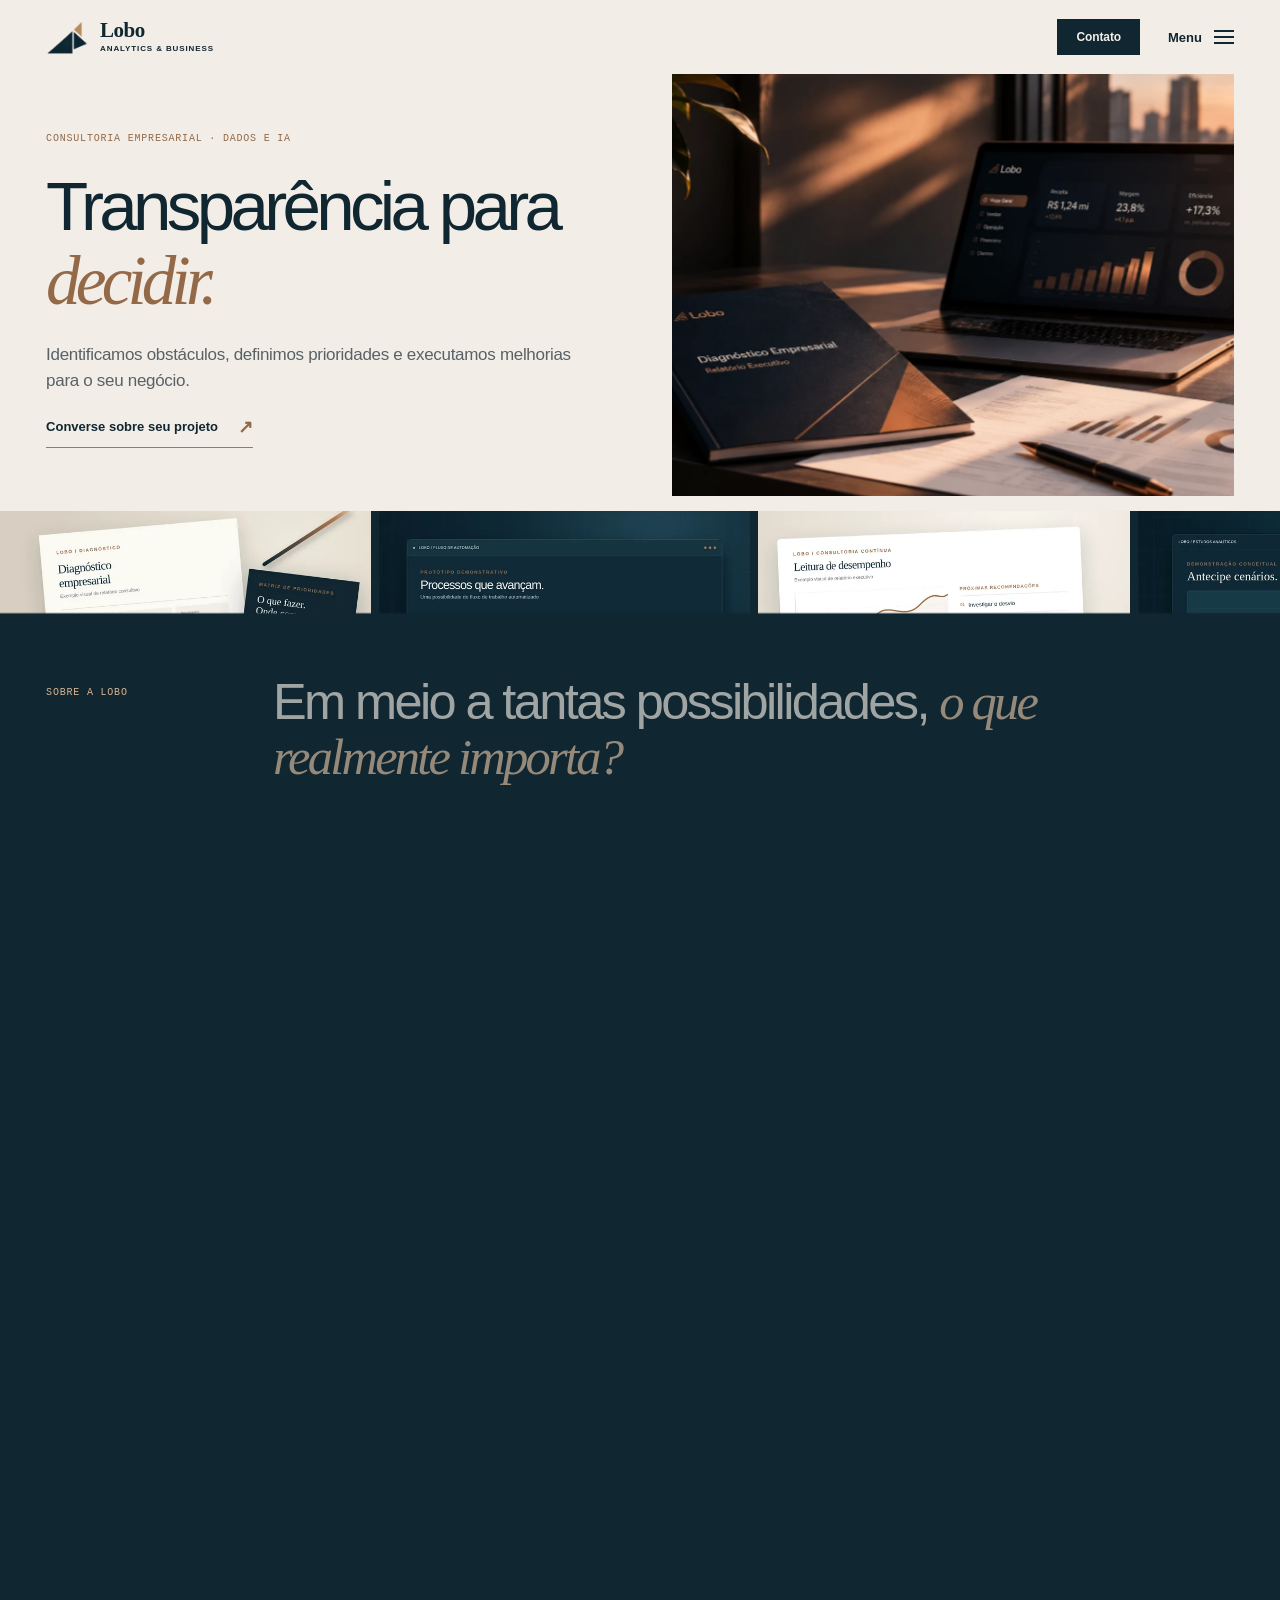
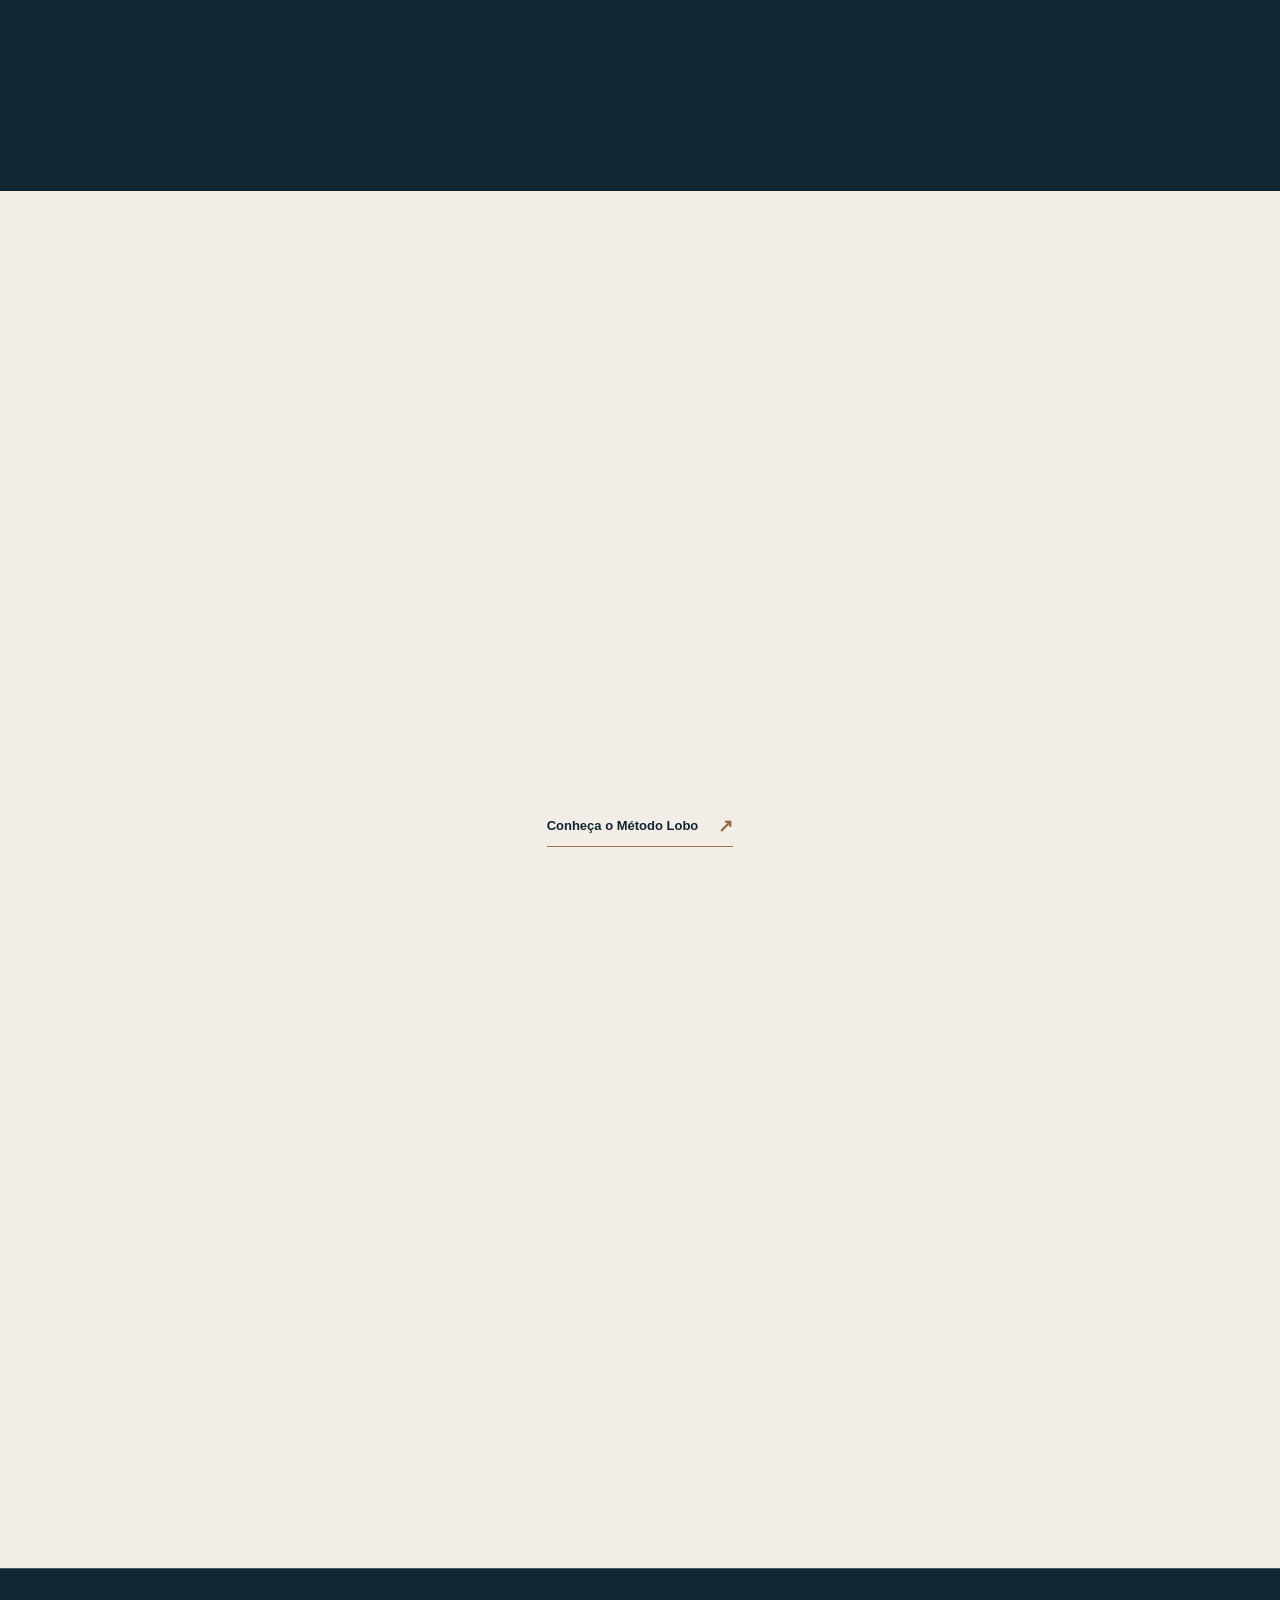
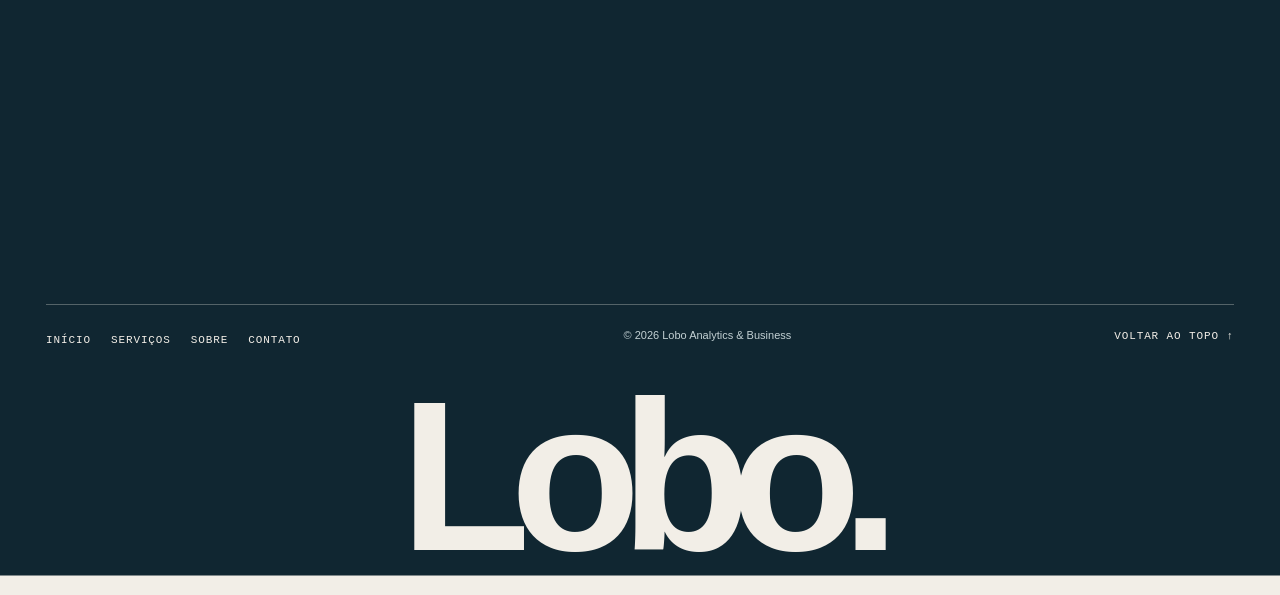
<file: index.html>
<!DOCTYPE html>

<html lang="pt-BR">
<head>
<meta charset="utf-8"/>
<meta content="width=device-width, initial-scale=1" name="viewport"/>
<meta content="#f2eee7" name="theme-color"/>
<meta content="Consultoria empresarial em dados e inteligência artificial. Diagnóstico, decisão e execução para melhorar resultados." name="description"/>
<title>Lobo Analytics &amp; Business</title>
<link href="assets/favicon.png" rel="icon" type="image/png"/>
<link href="assets/style.css" rel="stylesheet"/>
<link href="assets/motion.css" rel="stylesheet"/>
<link as="image" href="assets/images/lobo-hero-editorial-sm.webp" rel="preload"/>
</head>
<body><a class="skip" href="#conteudo">Ir para o conteúdo</a>
<header class="nav" id="top"><a aria-label="Lobo Analytics &amp; Business — Início" class="nav__brand" href="index.html"><img alt="" class="nav__mark" decoding="async" height="44" src="assets/logo-simbolo-oficial.png" width="44"/><span>Lobo <span style="font-weight:400">Analytics &amp; Business</span></span></a>
<div class="nav__right">
<div class="nav__contact"><a class="btn btn--solid btn--sm" href="contato/index.html">Contato</a></div><button aria-controls="menu" aria-expanded="false" class="menu-btn" data-menu-toggle="" type="button">Menu <span aria-hidden="true" class="menu-lines"><i></i><i></i><i></i></span></button></div>
</header>
<nav aria-hidden="true" aria-label="Menu principal" class="menu-panel" id="menu">
<div class="menu-panel__list"><a href="index.html">Início</a><a href="servicos/index.html">Serviços</a><a href="sobre/index.html">Sobre a Lobo</a><a href="contato/index.html">Contato</a></div>
<div class="menu-panel__meta"><span>Estratégia que orienta. Tecnologia que transforma.</span><a href="https://www.linkedin.com/in/miguellobo001/" rel="noopener noreferrer" target="_blank">LinkedIn ↗</a></div>
</nav>
<main id="conteudo">
<section aria-labelledby="hero-title" class="hero">
<div class="hero__intro wrap">
<div class="hero__text">
<p class="eyebrow">Consultoria empresarial · Dados e IA</p>
<h1 aria-label="Transparência para decidir, priorizar e avançar" class="hero__statement hero__statement--dynamic" id="hero-title">Transparência para <span aria-hidden="true" class="hero__rotator"><em class="hero__rotator-word" data-hero-word="">decidir.</em></span></h1>
<p class="hero__lead">Identificamos obstáculos, definimos prioridades e executamos melhorias para o seu negócio.</p>
<a class="text-link" href="contato/index.html">Converse sobre seu projeto <span aria-hidden="true">↗</span></a>
</div>
<figure class="hero__art">
<div class="hero__frame"><img alt="Composição ilustrativa da Lobo com relatório de diagnóstico empresarial e painel analítico em notebook" fetchpriority="high" height="24" src="assets/images/lobo-hero-editorial.webp" width="1536"/></div>
</figure>
</div>
<div aria-label="Galeria visual da Lobo" class="ribbon">
<div class="ribbon__row">
<ul class="ribbon__set">
<li class="ribbon__shot"><img alt="Exemplo ilustrativo de relatório de diagnóstico e matriz de prioridades" loading="lazy" src="assets/images/diagnostico-demonstrativo-sm.webp"/></li>
<li class="ribbon__shot"><img alt="Fluxo demonstrativo de automação de processos" loading="lazy" src="assets/images/automacao-demonstrativa-sm.webp"/></li>
<li class="ribbon__shot"><img alt="Relatório executivo demonstrativo para acompanhamento empresarial" loading="lazy" src="assets/images/acompanhamento-demonstrativo-sm.webp"/></li>
<li class="ribbon__shot"><img alt="Visualização conceitual de modelagem de dados" loading="lazy" src="assets/images/modelagem-demonstrativa-sm.webp"/></li>
</ul>
<ul aria-hidden="true" class="ribbon__set">
<li class="ribbon__shot"><img alt="" loading="lazy" src="assets/images/diagnostico-demonstrativo-sm.webp"/></li>
<li class="ribbon__shot"><img alt="" loading="lazy" src="assets/images/automacao-demonstrativa-sm.webp"/></li>
<li class="ribbon__shot"><img alt="" loading="lazy" src="assets/images/acompanhamento-demonstrativo-sm.webp"/></li>
<li class="ribbon__shot"><img alt="" loading="lazy" src="assets/images/modelagem-demonstrativa-sm.webp"/></li>
</ul>
</div>
</div>
</section>
<section class="studio" id="sobre">
<div class="studio__grid wrap">
<div class="studio__label">
<p class="eyebrow">Sobre a Lobo</p>
</div>
<div>
<h2 class="studio__statement">Em meio a tantas possibilidades, <em class="accent-serif">o que realmente importa?</em></h2>
<div class="studio__body">
<div aria-label="Método Lobo em três etapas" class="studio__visual studio__method">
<div class="studio__method-item"><small>01</small><strong>Diagnóstico</strong><span>Entender</span></div>
<div class="studio__method-item"><small>02</small><strong>Decisão</strong><span>Priorizar</span></div>
<div class="studio__method-item"><small>03</small><strong>Execução</strong><span>Transformar</span></div>
</div>
<div class="studio__copy">
<p>A Lobo identifica o que limita seus resultados, recomenda prioridades e executa as melhorias adequadas — com dados e tecnologia quando fazem sentido.</p>
<p class="closing">Transformamos complexidade em clareza. E clareza em ação.</p><a class="text-link text-link--light" href="sobre/index.html">Sobre a Lobo <span aria-hidden="true">↗</span></a></div>
</div>
<div aria-label="Compromissos da Lobo" class="metric-strip">
<div><strong>01</strong><span>Negócio primeiro</span></div>
<div><strong>02</strong><span>Recomendações claras</span></div>
<div><strong>03</strong><span>Resultados mensuráveis</span></div>
</div>
</div>
</div>
</section>
<section class="services" id="servicos">
<div class="wrap">
<div class="services__intro">
<p class="eyebrow">Nossas ofertas</p>
<h2 class="services__title">Três formas de <em class="accent-serif">avançar.</em></h2>
</div>
<div class="services__grid">
<a class="service-card" href="servicos/diagnostico-empresarial/index.html">
<div class="service-card__visual"><img alt="Exemplo de diagnóstico empresarial com matriz de prioridades" loading="lazy" src="assets/images/diagnostico-demonstrativo-sm.webp"/></div><span class="service-card__num">01 / IDENTIFICAR</span><span class="service-card__title">Diagnóstico Empresarial</span>
<p class="service-card__text">Descubra o que limita seus resultados e por onde começar.</p><span class="service-card__bottom"><span>Conheça a oferta</span><span>↗</span></span></a>
<a class="service-card" href="servicos/projetos-de-transformacao/index.html">
<div class="service-card__visual"><img alt="Exemplo de fluxo de automação" loading="lazy" src="assets/images/automacao-demonstrativa-sm.webp"/></div><span class="service-card__num">02 / IMPLEMENTAR</span><span class="service-card__title">Projetos de Transformação</span>
<p class="service-card__text">Dashboards, automações, agentes de IA e modelos preditivos.</p><span class="service-card__bottom"><span>Conheça a oferta</span><span>↗</span></span></a>
<a class="service-card" href="servicos/acompanhamento-estrategico/index.html">
<div class="service-card__visual"><img alt="Exemplo de relatório de acompanhamento estratégico" loading="lazy" src="assets/images/acompanhamento-demonstrativo-sm.webp"/></div><span class="service-card__num">03 / ACOMPANHAR</span><span class="service-card__title">Acompanhamento Estratégico</span>
<p class="service-card__text">Interprete resultados e tome decisões com mais segurança.</p><span class="service-card__bottom"><span>Conheça a oferta</span><span>↗</span></span></a>
</div>
</div>
</section>
<section class="process" id="metodo">
<div class="wrap">
<div class="process__intro">
<p class="eyebrow">Como trabalhamos</p>
<h2 class="process__title">O método <em class="accent-serif">Lobo.</em></h2>
</div>
<div class="process__items">
<div class="process__item">
<h3 class="process__name">Diagnóstico</h3>
<div class="process__detail">
<p class="eyebrow">01 / Entender</p>
<p>Investigamos o negócio para encontrar causas, gargalos e oportunidades relevantes.</p>
</div>
</div>
<div class="process__item">
<h3 class="process__name">Decisão</h3>
<div class="process__detail">
<p class="eyebrow">02 / Priorizar</p>
<p>Organizamos opções e recomendamos onde investir com mais segurança.</p>
</div>
</div>
<div class="process__item">
<h3 class="process__name">Execução</h3>
<div class="process__detail">
<p class="eyebrow">03 / Transformar</p>
<p>Implementamos as melhorias e avaliamos resultados técnicos e de negócio.</p>
</div>
</div>
</div>
<div class="process__more"><a class="text-link" href="sobre/index.html#metodo-lobo">Conheça o Método Lobo <span aria-hidden="true">↗</span></a></div></div>
</section>
<section class="featured" id="aplicacoes">
<div class="featured__head wrap">
<p class="eyebrow">Aplicações</p>
<h2 class="featured__title">Ferramentas certas para<br/><em class="accent-serif">Problemas reais.</em></h2>
<p class="featured__lead">Quatro competências para resolver desafios empresariais.</p>
<div class="featured__actions"><a class="text-link" href="servicos/projetos-de-transformacao/index.html#competencias">Conheça os projetos <span aria-hidden="true">↗</span></a></div>
</div>
<div class="gallery wrap">
<a class="gallery__card" href="servicos/projetos-de-transformacao/index.html#dados-bi">
<div class="gallery__img"><img alt="Painel demonstrativo de inteligência de negócios" loading="lazy" src="assets/images/painel-negocio-sm.webp"/></div>
<div class="gallery__label"><span>Dados e BI</span><span aria-hidden="true">↗</span></div></a>
<a class="gallery__card" href="servicos/projetos-de-transformacao/index.html#automacao">
<div class="gallery__img"><img alt="Fluxo demonstrativo de automação" loading="lazy" src="assets/images/automacao-demonstrativa-sm.webp"/></div>
<div class="gallery__label"><span>Automação</span><span aria-hidden="true">↗</span></div></a>
<a class="gallery__card" href="servicos/projetos-de-transformacao/index.html#ia-aplicada">
<div class="gallery__img"><img alt="Interface demonstrativa de análise documental com IA" loading="lazy" src="assets/images/ia-aplicada-demonstrativa-sm.webp"/></div>
<div class="gallery__label"><span>IA aplicada</span><span aria-hidden="true">↗</span></div></a>
<a class="gallery__card" href="servicos/projetos-de-transformacao/index.html#ciencia-dados">
<div class="gallery__img"><img alt="Modelo analítico demonstrativo" loading="lazy" src="assets/images/modelagem-demonstrativa-sm.webp"/></div>
<div class="gallery__label"><span>Ciência de dados</span><span aria-hidden="true">↗</span></div></a>
</div>
</section>
</main>
<footer class="footer" id="rodape">
<div class="footer__invite wrap">
<div class="footer__meta eyebrow"><span>Contato / Lobo Analytics &amp; Business</span><span>Brasil · Atuação remota</span></div>
<h2 class="footer__title">Vamos conversar <em class="accent-serif">sobre seu negócio?</em></h2>
<div class="footer__reach">
<p>Conte qual desafio sua empresa enfrenta. A primeira conversa é o nosso ponto de partida.</p>
<div class="footer__actions"><a class="btn btn--cream" href="contato/index.html">Converse sobre seu projeto <span class="arrow">→</span></a><a href="https://www.linkedin.com/in/miguellobo001/" rel="noopener noreferrer" style="font-size:13px;text-decoration:underline;text-underline-offset:5px" target="_blank">LinkedIn ↗</a></div>
</div>
</div>
<div class="footer__bar wrap">
<ul class="footer__links">
<li><a class="micro" href="index.html">Início</a></li>
<li><a class="micro" href="servicos/index.html">Serviços</a></li>


<li><a class="micro" href="sobre/index.html">Sobre</a></li>
<li><a class="micro" href="contato/index.html">Contato</a></li>
</ul><span class="footer__legal">© 2026 Lobo Analytics &amp; Business</span><a class="micro" href="#top">Voltar ao topo ↑</a></div>
<p aria-hidden="true" class="footer__name">Lobo.</p>
</footer>
<script defer="" src="assets/script.js"></script>
<script defer="" src="assets/motion.js"></script>
<script defer="" src="assets/gallery-fade.js"></script>
<script defer="" src="assets/hero-rotator.js"></script></body>
</html>
</file>
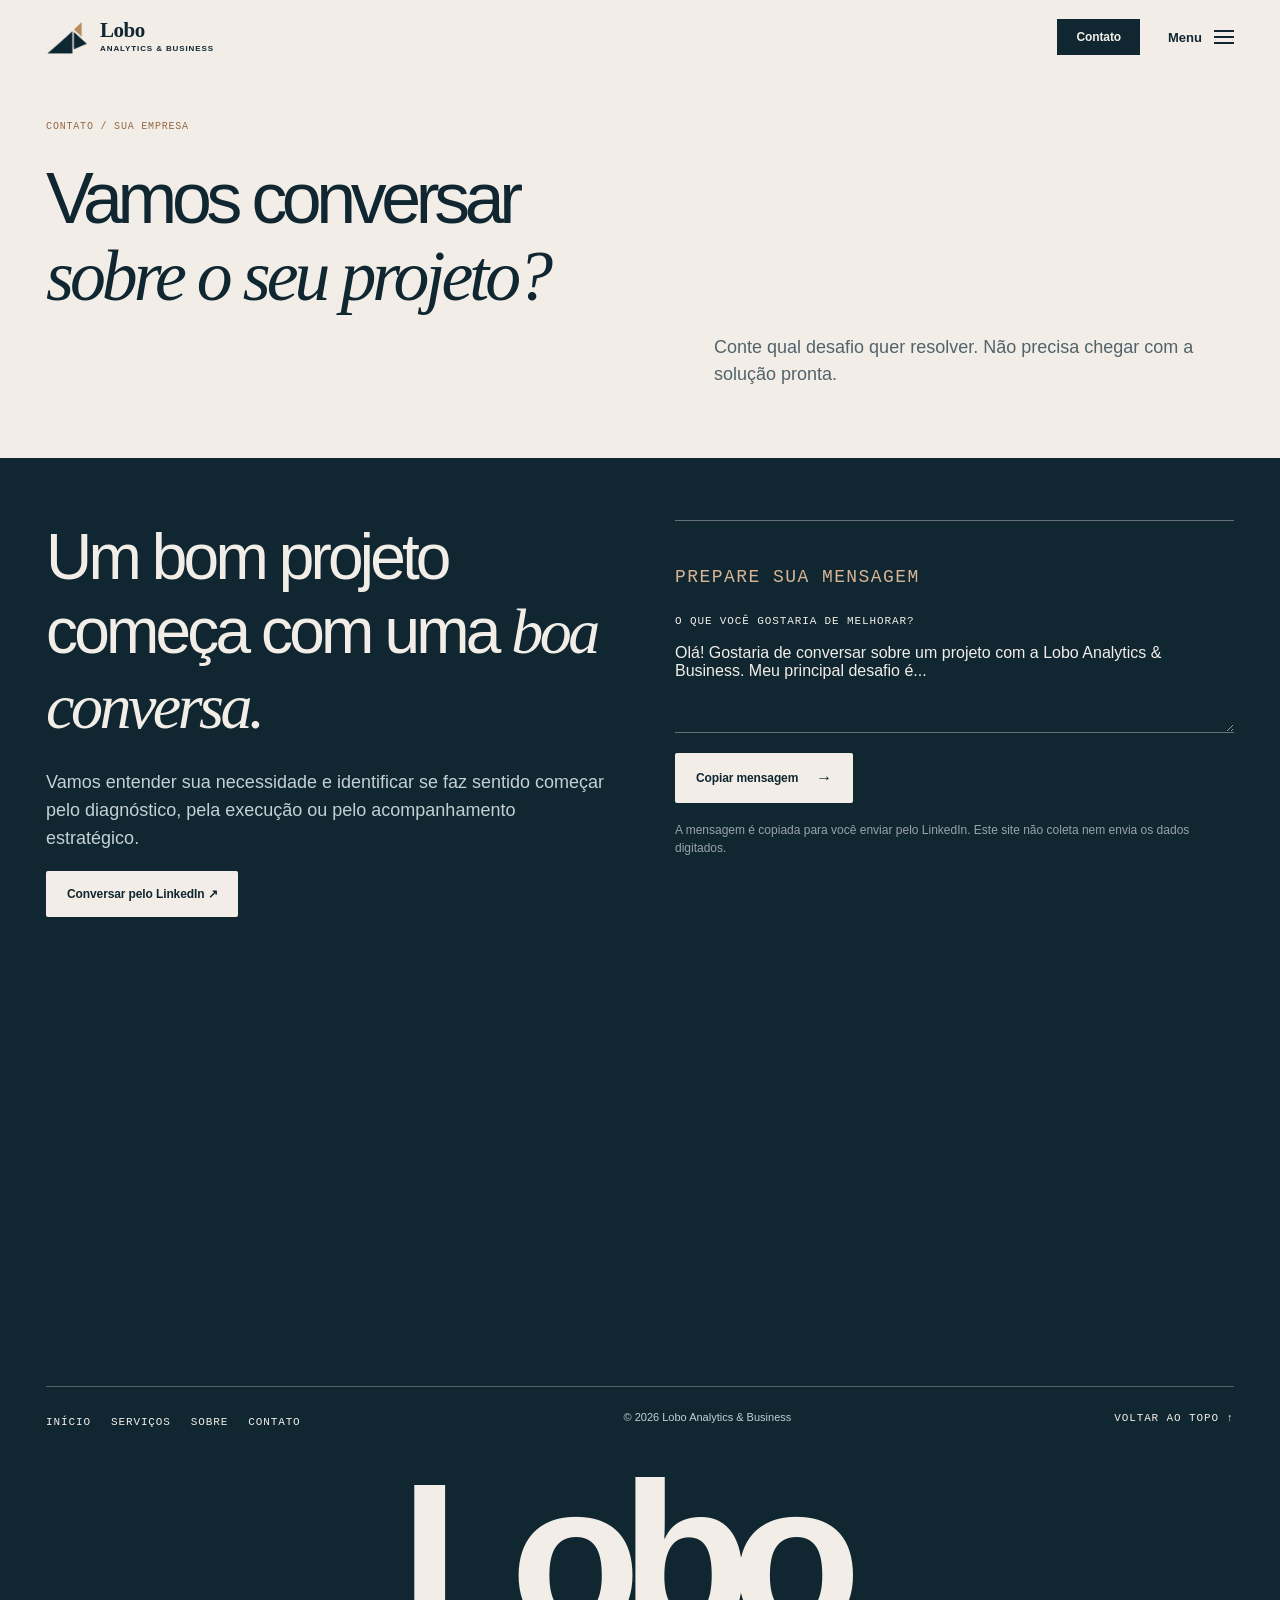
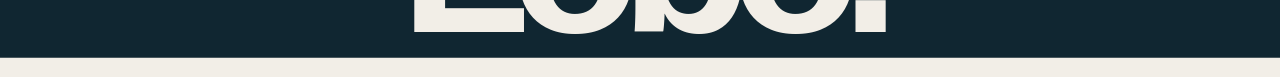
<file: contato/index.html>
<!DOCTYPE html>

<html lang="pt-BR">
<head>
<meta charset="utf-8"/>
<meta content="width=device-width, initial-scale=1" name="viewport"/>
<meta content="#f2eee7" name="theme-color"/>
<meta content="Converse com a Lobo Analytics &amp; Business sobre seu projeto de dados e IA." name="description"/>
<title>Contato | Lobo Analytics &amp; Business</title>
<link href="../assets/favicon.png" rel="icon" type="image/png"/>
<link href="../assets/style.css" rel="stylesheet"/>
<link href="../assets/motion.css" rel="stylesheet"/>
<link as="image" href="../assets/images/painel-negocio-sm.webp" rel="preload"/>
</head>
<body><a class="skip" href="#conteudo">Ir para o conteúdo</a>
<header class="nav" id="top"><a aria-label="Lobo Analytics &amp; Business — Início" class="nav__brand" href="../index.html"><img alt="" class="nav__mark" decoding="async" height="44" src="../assets/logo-simbolo-oficial.png" width="44"/><span>Lobo <span style="font-weight:400">Analytics &amp; Business</span></span></a>
<div class="nav__right">
<div class="nav__contact"><a class="btn btn--solid btn--sm" href="../contato/index.html">Contato</a></div><button aria-controls="menu" aria-expanded="false" class="menu-btn" data-menu-toggle="" type="button">Menu <span aria-hidden="true" class="menu-lines"><i></i><i></i><i></i></span></button></div>
</header>
<nav aria-hidden="true" aria-label="Menu principal" class="menu-panel" id="menu">
<div class="menu-panel__list"><a href="../index.html">Início</a><a href="../servicos/index.html">Serviços</a><a href="../sobre/index.html">Sobre a Lobo</a><a href="../contato/index.html">Contato</a></div>
<div class="menu-panel__meta"><span>Estratégia que orienta. Tecnologia que transforma.</span><a href="https://www.linkedin.com/in/miguellobo001/" rel="noopener noreferrer" target="_blank">LinkedIn ↗</a></div>
</nav>
<main id="conteudo">
<section class="page-hero wrap">
<p class="eyebrow">Contato / Sua empresa</p>
<h1 class="page-hero__title">Vamos conversar<br/><em class="accent-serif">sobre o seu projeto?</em></h1>
<div class="page-hero__aside">
<p>Conte qual desafio quer resolver. Não precisa chegar com a solução pronta.</p>
</div>
</section>
<section class="dark-block">
<div class="wrap contact-box">
<div>
<h2>Um bom projeto começa com uma <em class="accent-serif">boa conversa.</em></h2>
<p>Vamos entender sua necessidade e identificar se faz sentido começar pelo diagnóstico, pela execução ou pelo acompanhamento estratégico.</p><a class="btn btn--cream" href="https://www.linkedin.com/in/miguellobo001/" rel="noopener noreferrer" target="_blank">Conversar pelo LinkedIn ↗</a></div>
<div class="form-note">
<p class="eyebrow">Prepare sua mensagem</p><label for="projectMessage">O que você gostaria de melhorar?</label><textarea id="projectMessage">Olá! Gostaria de conversar sobre um projeto com a Lobo Analytics &amp; Business. Meu principal desafio é...</textarea><button class="btn btn--cream" data-copy-message="" type="button">Copiar mensagem <span class="arrow">→</span></button>
<p class="note">A mensagem é copiada para você enviar pelo LinkedIn. Este site não coleta nem envia os dados digitados.</p>
</div>
</div>
</section>
</main>
<footer class="footer" id="rodape">
<div class="footer__invite wrap">
<div class="footer__meta eyebrow"><span>Contato / Lobo Analytics &amp; Business</span><span>Brasil · Atuação remota</span></div>
<h2 class="footer__title">O próximo passo começa<br/><span><em class="accent-serif">com uma conversa.</em></span></h2>
<div class="footer__reach">
<p>Conte o desafio da sua empresa. Vamos entender o cenário e descobrir por onde faz sentido começar.</p>
<div class="footer__actions"><a class="btn btn--cream" href="../contato/index.html">Converse sobre seu projeto <span class="arrow">→</span></a><a href="https://www.linkedin.com/in/miguellobo001/" rel="noopener noreferrer" style="font-size:13px;text-decoration:underline;text-underline-offset:5px" target="_blank">LinkedIn ↗</a></div>
</div>
</div>
<div class="footer__bar wrap">
<ul class="footer__links">
<li><a class="micro" href="../index.html">Início</a></li>
<li><a class="micro" href="../servicos/index.html">Serviços</a></li>


<li><a class="micro" href="../sobre/index.html">Sobre</a></li>
<li><a class="micro" href="../contato/index.html">Contato</a></li>
</ul><span class="footer__legal">© 2026 Lobo Analytics &amp; Business</span><a class="micro" href="#top">Voltar ao topo ↑</a></div>
<p aria-hidden="true" class="footer__name">Lobo.</p>
</footer>
<script defer="" src="../assets/script.js"></script>
<script defer="" src="../assets/motion.js"></script></body>
</html>
</file>
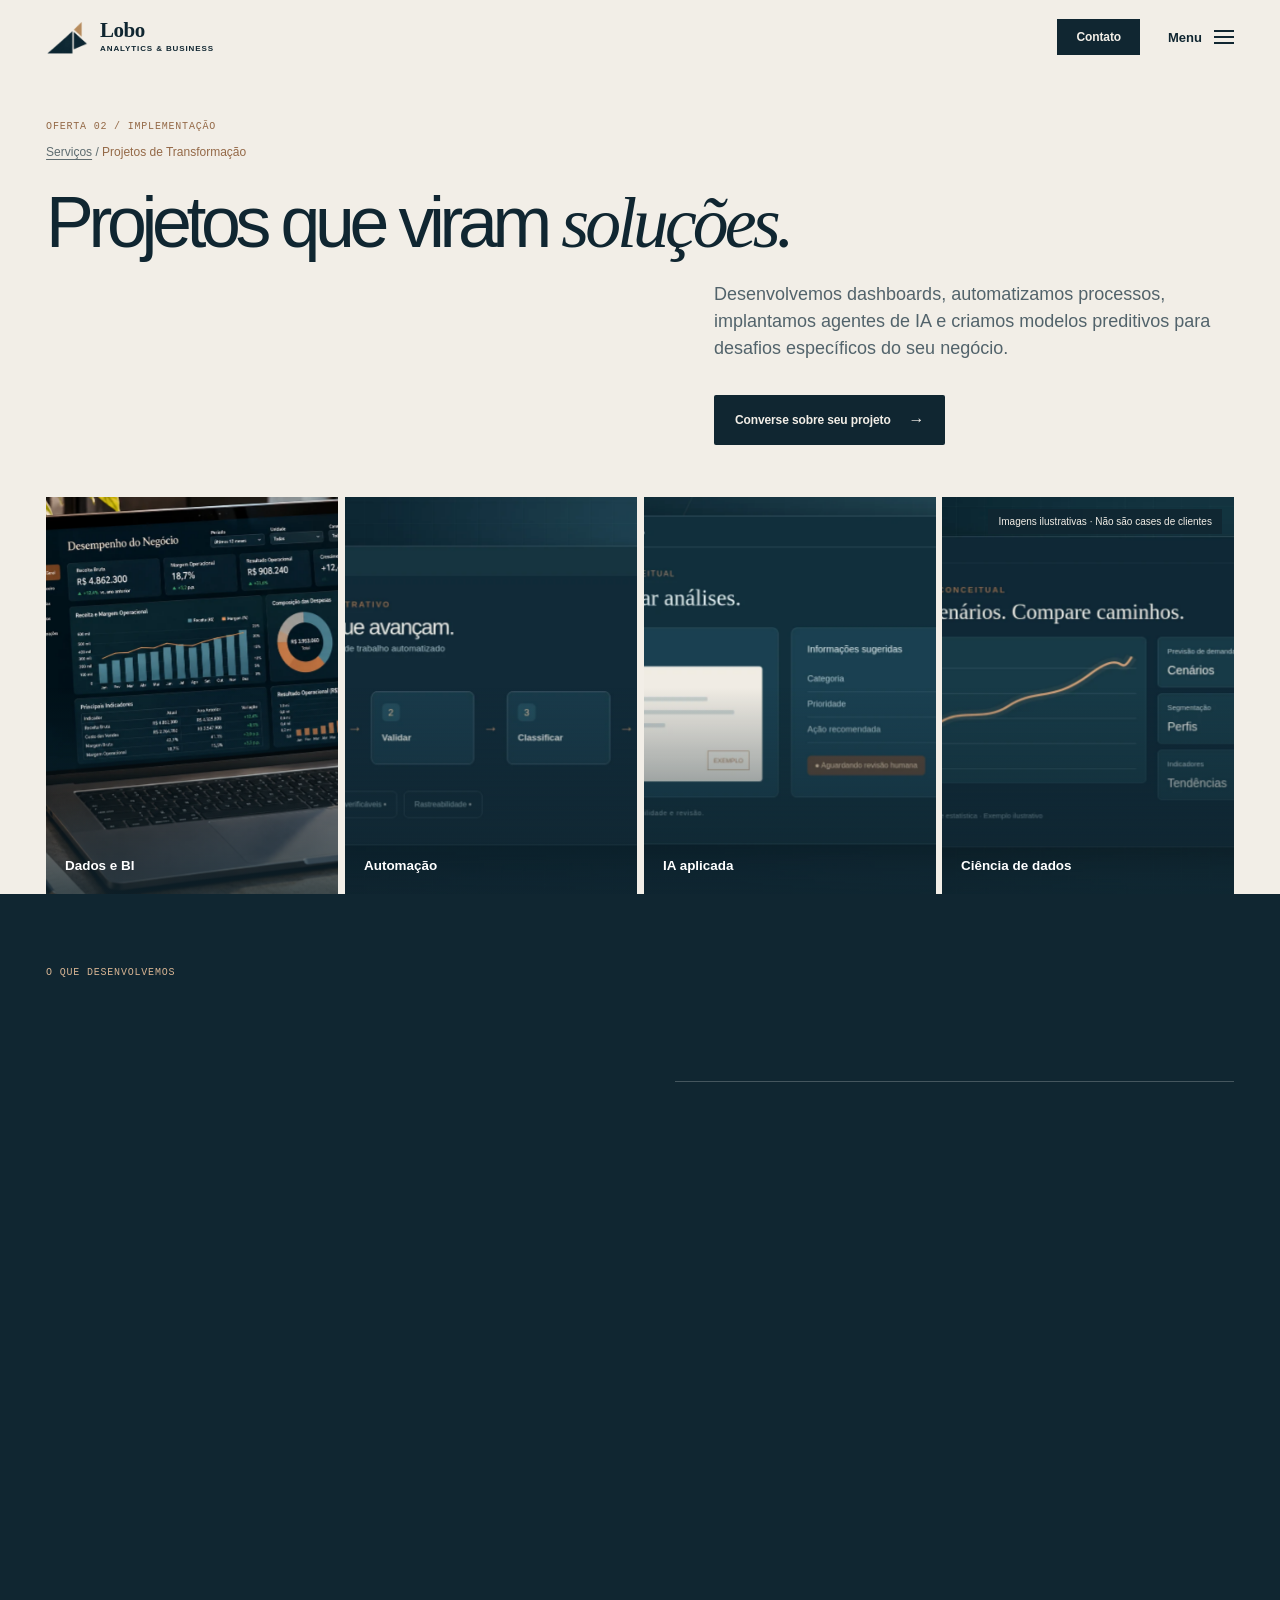
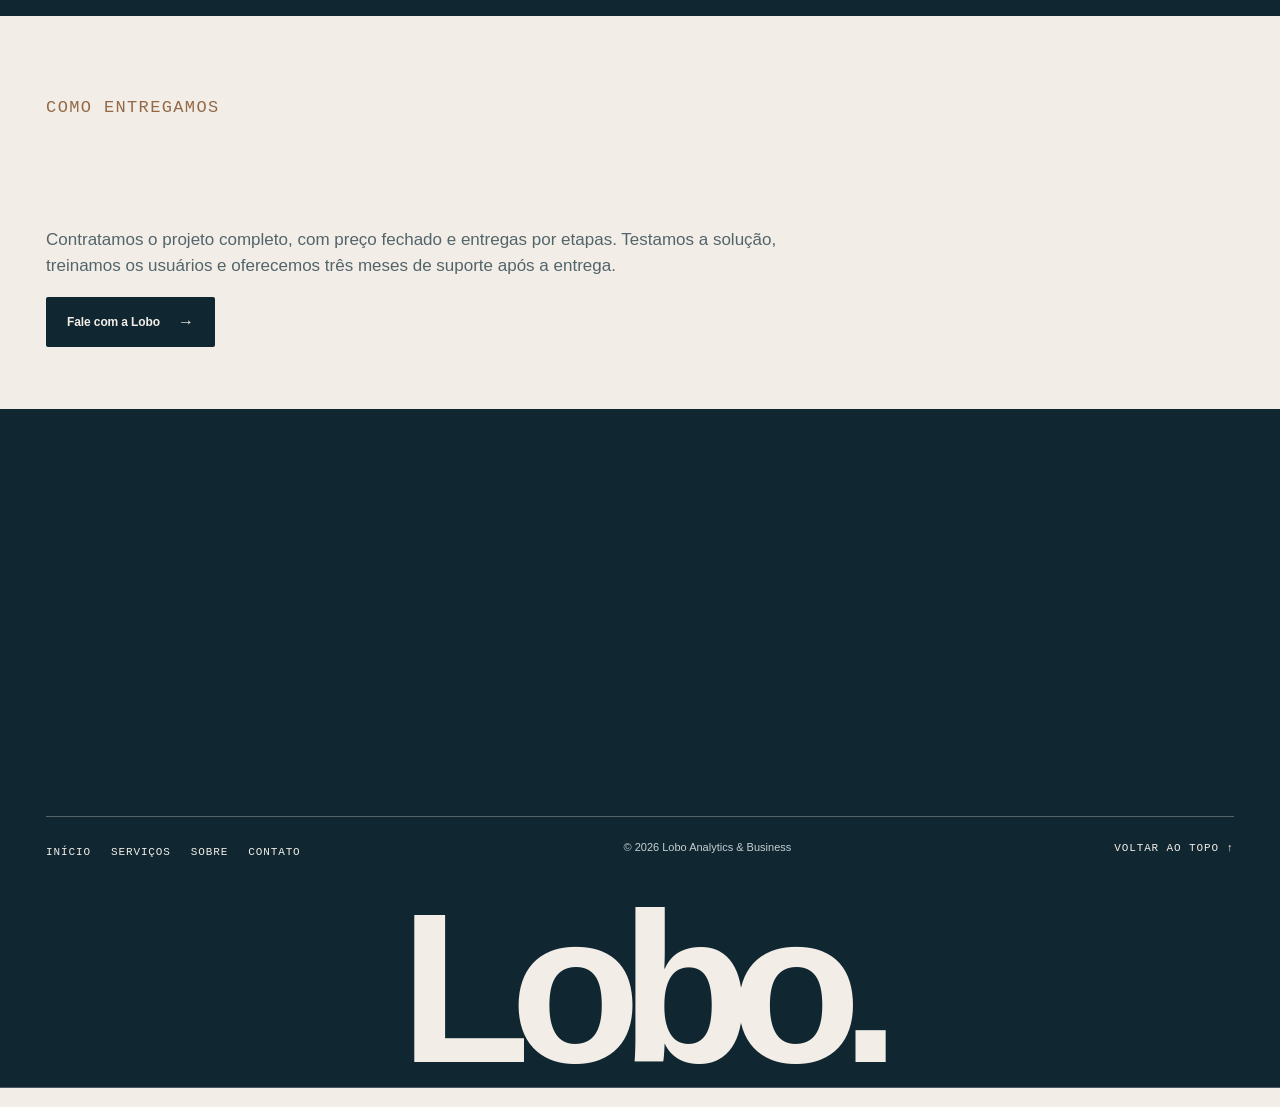
<file: especialidades/index.html>
<!doctype html>
<html lang="pt-BR">
<head>
<meta charset="utf-8">
<meta name="viewport" content="width=device-width, initial-scale=1">
<meta name="robots" content="noindex,follow">
<meta http-equiv="refresh" content="0;url=../servicos/projetos-de-transformacao/index.html#competencias">
<link rel="canonical" href="../servicos/projetos-de-transformacao/index.html#competencias">
<title>Redirecionando | Lobo Analytics &amp; Business</title>
</head>
<body>
<p>Esta página agora faz parte de <a href="../servicos/projetos-de-transformacao/index.html#competencias">Projetos de Transformação</a>.</p>
<script>location.replace('../servicos/projetos-de-transformacao/index.html#competencias');</script>
</body>
</html>
</file>
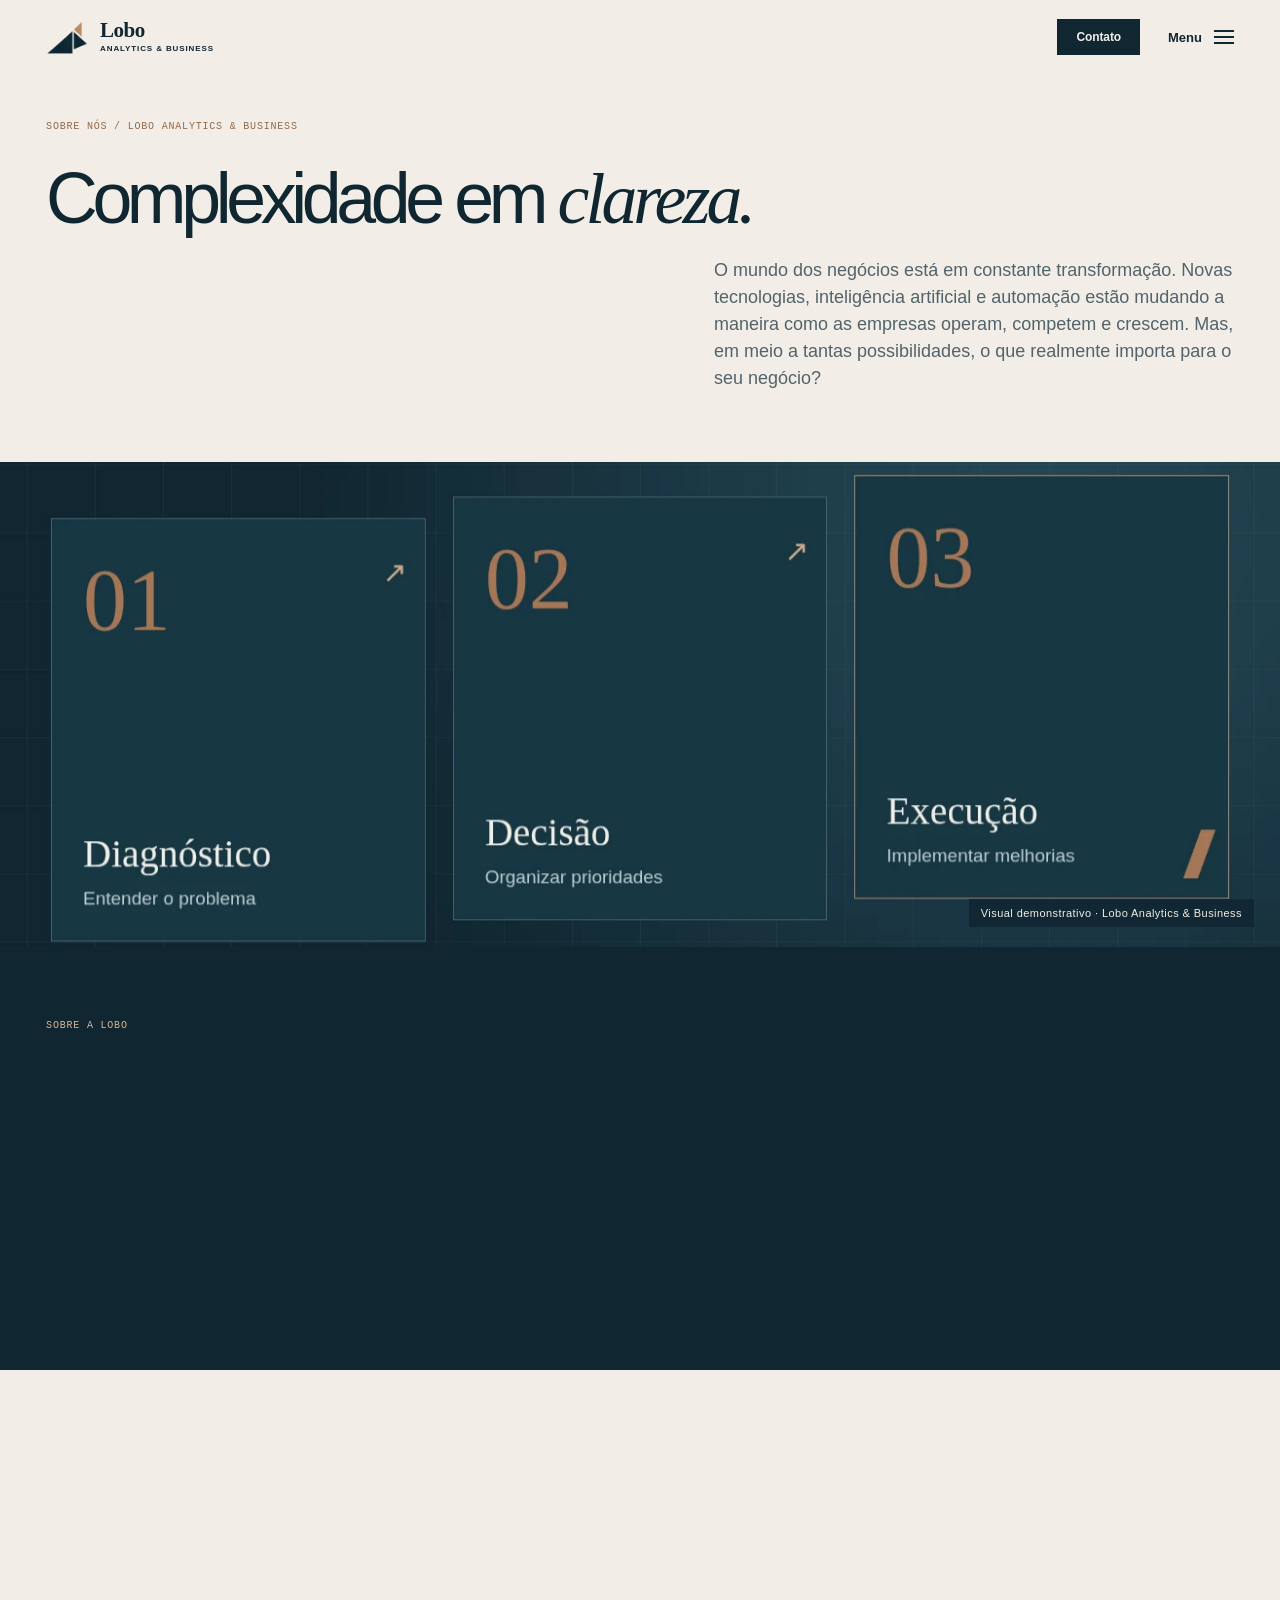
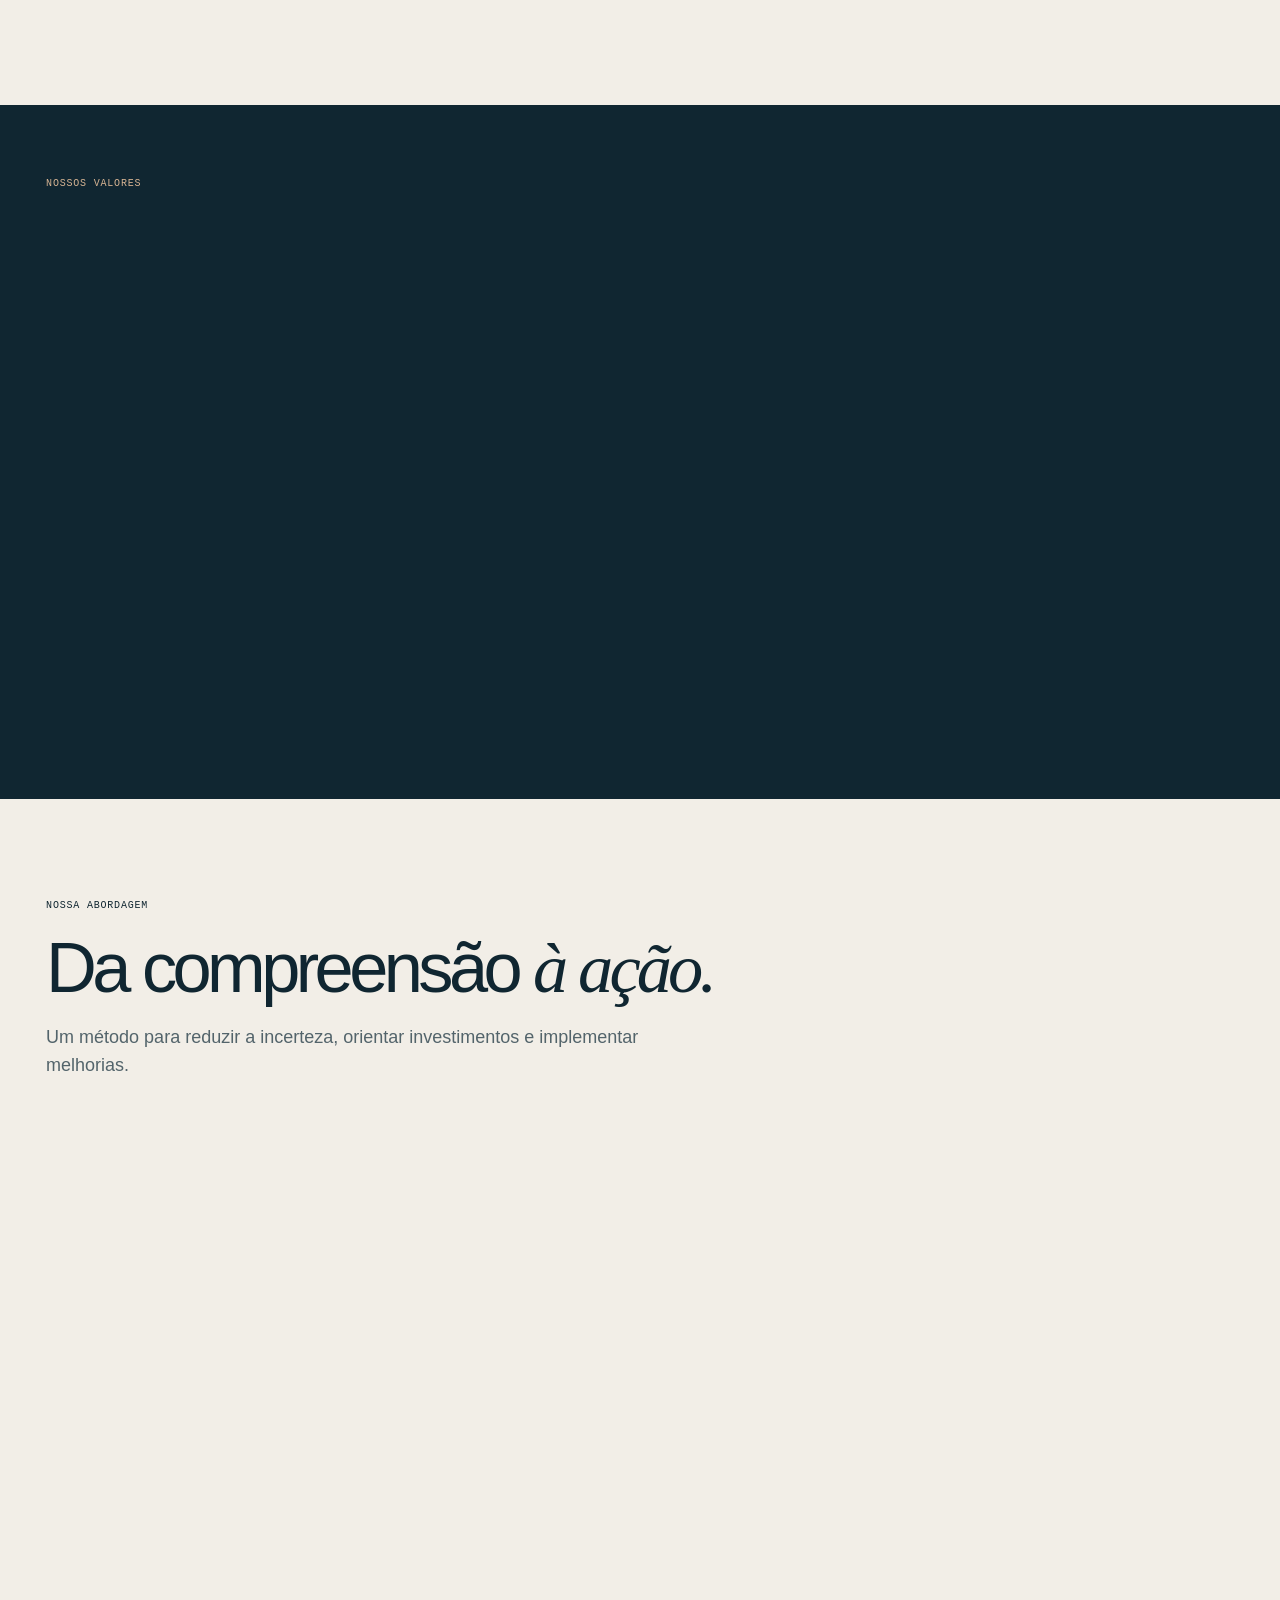
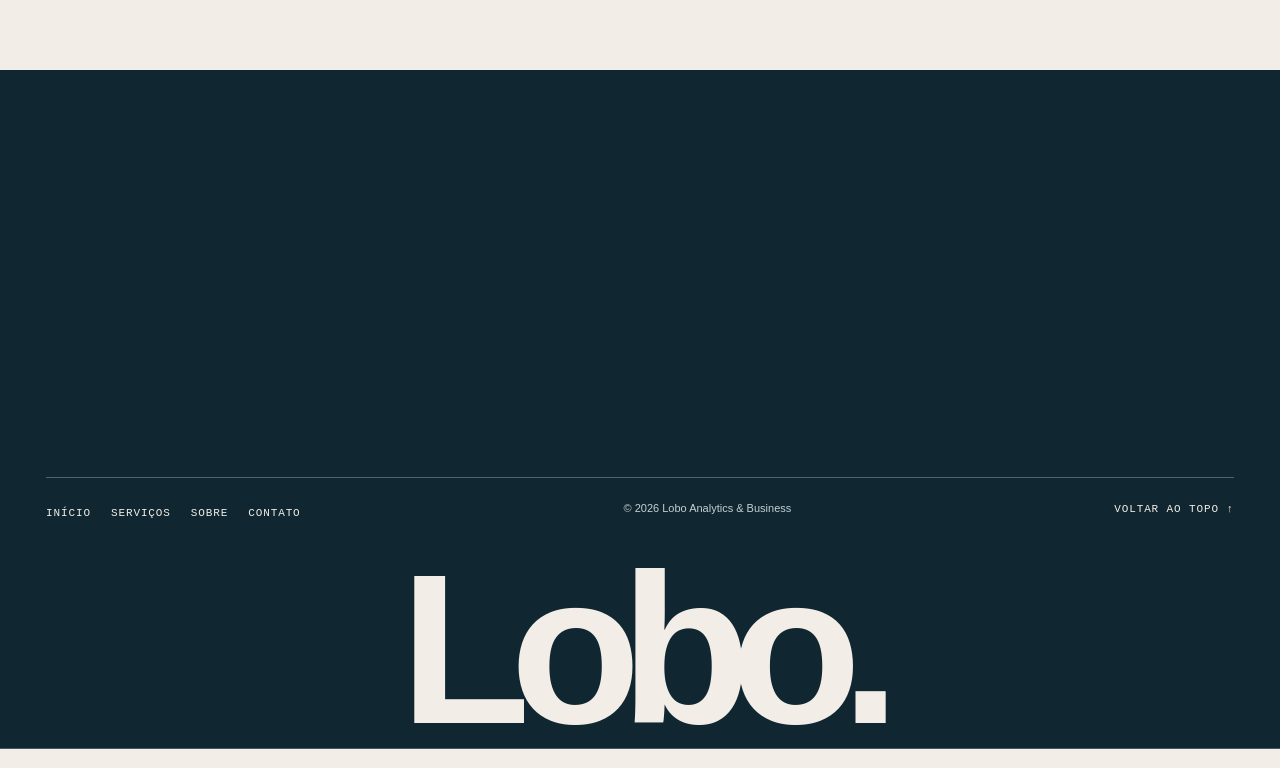
<file: metodo/index.html>
<!doctype html>
<html lang="pt-BR">
<head>
<meta charset="utf-8">
<meta name="viewport" content="width=device-width, initial-scale=1">
<meta name="robots" content="noindex,follow">
<meta http-equiv="refresh" content="0;url=../sobre/index.html#metodo-lobo">
<link rel="canonical" href="../sobre/index.html#metodo-lobo">
<title>Redirecionando | Lobo Analytics &amp; Business</title>
</head>
<body>
<p>Esta página agora faz parte de <a href="../sobre/index.html#metodo-lobo">Sobre a Lobo</a>.</p>
<script>location.replace('../sobre/index.html#metodo-lobo');</script>
</body>
</html>
</file>
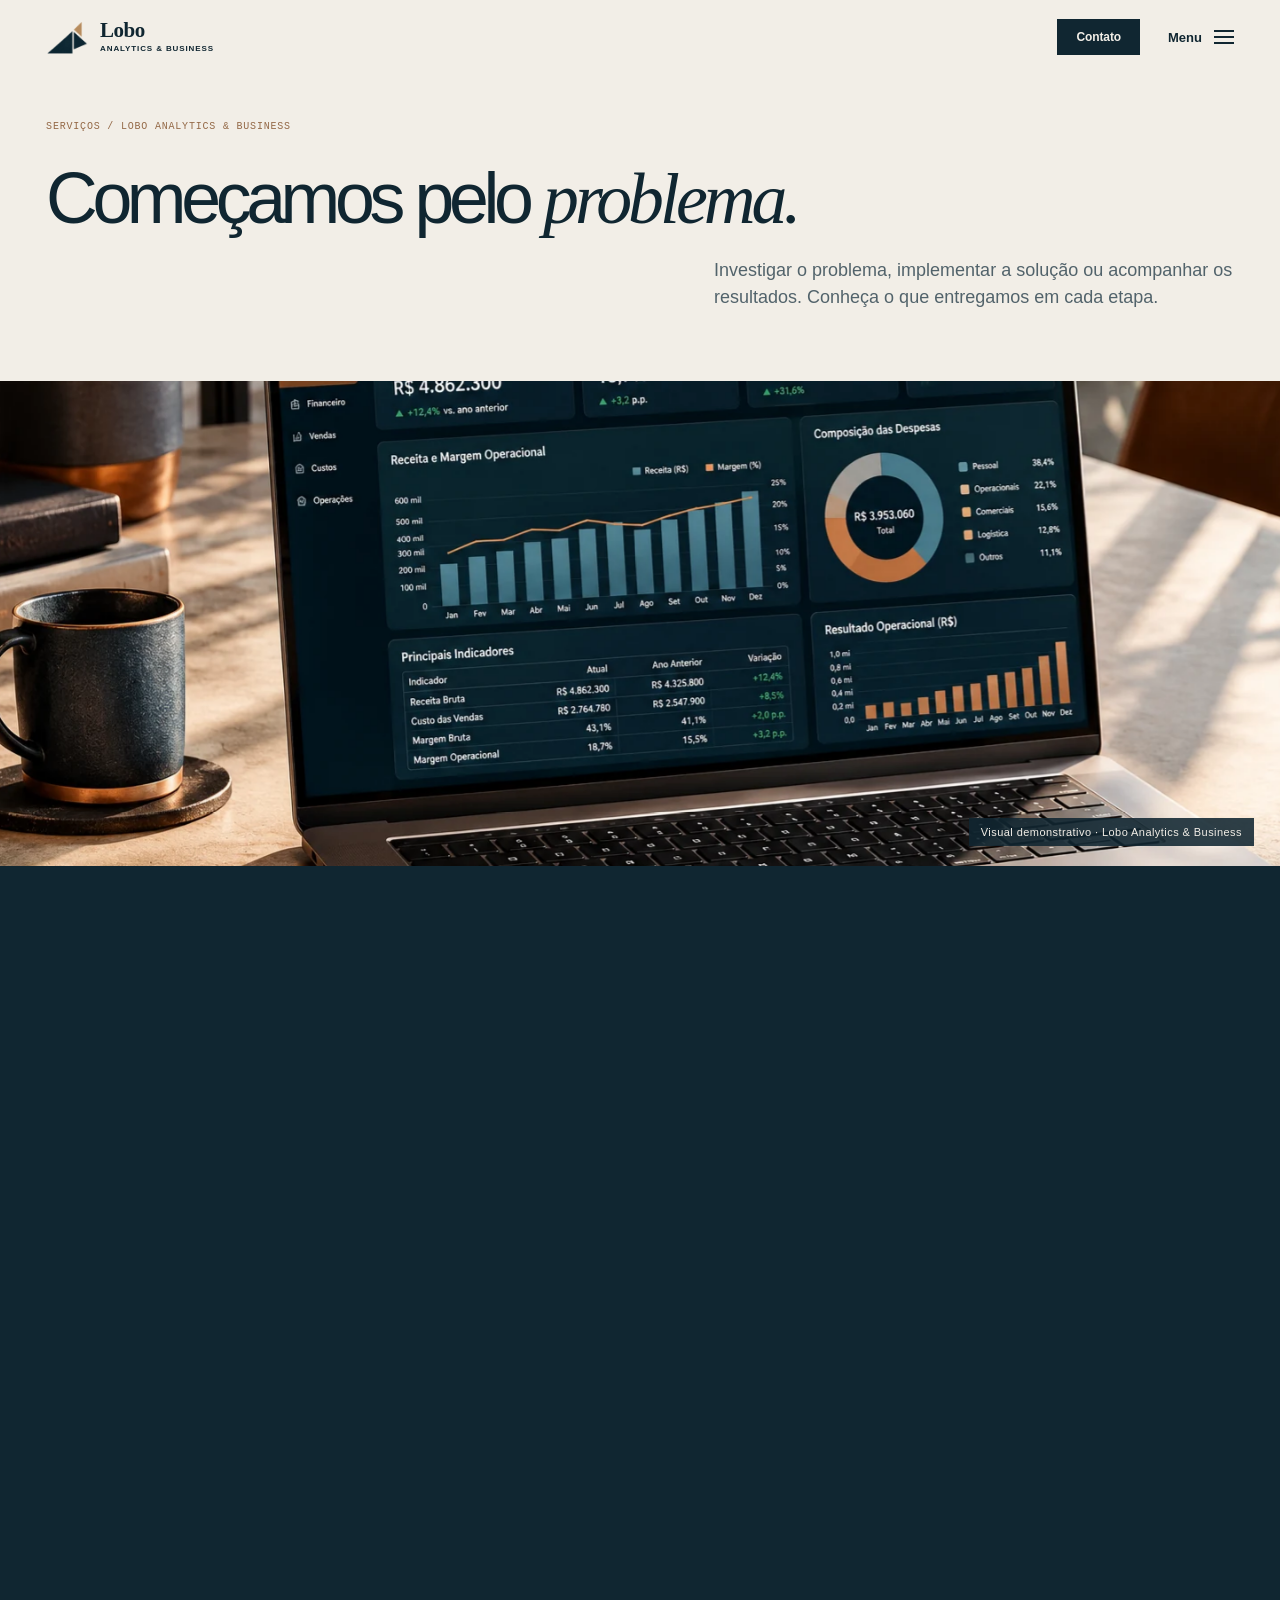
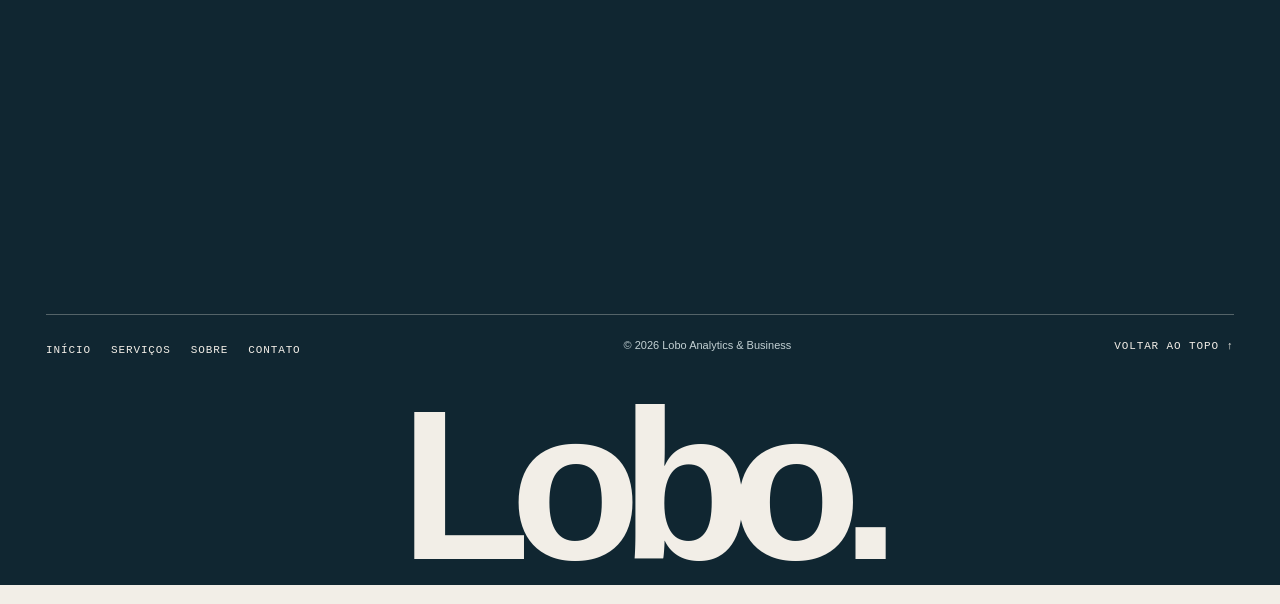
<file: servicos/index.html>
<!DOCTYPE html>

<html lang="pt-BR">
<head>
<meta charset="utf-8"/>
<meta content="width=device-width, initial-scale=1" name="viewport"/>
<meta content="#f2eee7" name="theme-color"/>
<meta content="Três ofertas da Lobo: Diagnóstico Empresarial, Projetos de Transformação e Acompanhamento Estratégico." name="description"/>
<title>Serviços | Lobo Analytics &amp; Business</title>
<link href="../assets/favicon.png" rel="icon" type="image/png"/>
<link href="../assets/style.css" rel="stylesheet"/>
<link href="../assets/motion.css" rel="stylesheet"/>
<link as="image" href="../assets/images/painel-negocio-sm.webp" rel="preload"/>
</head>
<body><a class="skip" href="#conteudo">Ir para o conteúdo</a>
<header class="nav" id="top"><a aria-label="Lobo Analytics &amp; Business — Início" class="nav__brand" href="../index.html"><img alt="" class="nav__mark" decoding="async" height="44" src="../assets/logo-simbolo-oficial.png" width="44"/><span>Lobo <span style="font-weight:400">Analytics &amp; Business</span></span></a>
<div class="nav__right">
<div class="nav__contact"><a class="btn btn--solid btn--sm" href="../contato/index.html">Contato</a></div><button aria-controls="menu" aria-expanded="false" class="menu-btn" data-menu-toggle="" type="button">Menu <span aria-hidden="true" class="menu-lines"><i></i><i></i><i></i></span></button></div>
</header>
<nav aria-hidden="true" aria-label="Menu principal" class="menu-panel" id="menu">
<div class="menu-panel__list"><a href="../index.html">Início</a><a href="../servicos/index.html">Serviços</a><a href="../sobre/index.html">Sobre a Lobo</a><a href="../contato/index.html">Contato</a></div>
<div class="menu-panel__meta"><span>Estratégia que orienta. Tecnologia que transforma.</span><a href="https://www.linkedin.com/in/miguellobo001/" rel="noopener noreferrer" target="_blank">LinkedIn ↗</a></div>
</nav>
<main id="conteudo">
<section class="page-hero wrap">
<p class="eyebrow">Serviços / Lobo Analytics &amp; Business</p>
<h1 class="page-hero__title">Começamos pelo <em class="accent-serif">problema.</em></h1>
<div class="page-hero__aside">
<p>Investigar o problema, implementar a solução ou acompanhar os resultados. Conheça o que entregamos em cada etapa.</p>
</div>
</section>
<div class="page-image page-image--v3"><img alt="Ilustração abstrata de evolução empresarial" decoding="async" loading="lazy" src="../assets/images/painel-negocio.webp"/><span class="page-image__caption">Visual demonstrativo · Lobo Analytics &amp; Business</span></div>
<section class="dark-block">
<div class="wrap">
<h2 class="statement">Da primeira conversa à <em class="accent-serif">decisão certa.</em></h2>
<div class="service-grid-links"><a class="service-link" href="diagnostico-empresarial/index.html"><small class="eyebrow">Oferta 01</small>
<h3>Diagnóstico Empresarial</h3>
<p class="service-link__description">Investigamos causas, definimos prioridades e entregamos um plano de ação com indicadores recomendados.</p><span>↗</span></a><a class="service-link" href="projetos-de-transformacao/index.html"><small class="eyebrow">Oferta 02</small>
<h3>Projetos de Transformação</h3>
<p class="service-link__description">Criamos dashboards, automações, agentes de IA e modelos preditivos para desafios reais do negócio.</p><span>↗</span></a><a class="service-link" href="acompanhamento-estrategico/index.html"><small class="eyebrow">Oferta 03</small>
<h3>Acompanhamento Estratégico</h3>
<p class="service-link__description">Analisamos indicadores, discutimos resultados e recomendamos melhorias em encontros periódicos.</p><span>↗</span></a></div>
<p class="body" style="margin-top:55px">Não é preciso contratar tudo em sequência. Se você já conhece seu problema, podemos começar pela execução.</p>
</div>
</section>
</main>
<footer class="footer" id="rodape">
<div class="footer__invite wrap">
<div class="footer__meta eyebrow"><span>Contato / Lobo Analytics &amp; Business</span><span>Brasil · Atuação remota</span></div>
<h2 class="footer__title">O próximo passo começa<br/><span><em class="accent-serif">com uma conversa.</em></span></h2>
<div class="footer__reach">
<p>Conte o desafio da sua empresa. Vamos entender o cenário e descobrir por onde faz sentido começar.</p>
<div class="footer__actions"><a class="btn btn--cream" href="../contato/index.html">Converse sobre seu projeto <span class="arrow">→</span></a><a href="https://www.linkedin.com/in/miguellobo001/" rel="noopener noreferrer" style="font-size:13px;text-decoration:underline;text-underline-offset:5px" target="_blank">LinkedIn ↗</a></div>
</div>
</div>
<div class="footer__bar wrap">
<ul class="footer__links">
<li><a class="micro" href="../index.html">Início</a></li>
<li><a class="micro" href="../servicos/index.html">Serviços</a></li>


<li><a class="micro" href="../sobre/index.html">Sobre</a></li>
<li><a class="micro" href="../contato/index.html">Contato</a></li>
</ul><span class="footer__legal">© 2026 Lobo Analytics &amp; Business</span><a class="micro" href="#top">Voltar ao topo ↑</a></div>
<p aria-hidden="true" class="footer__name">Lobo.</p>
</footer>
<script defer="" src="../assets/script.js"></script>
<script defer="" src="../assets/motion.js"></script></body>
</html>
</file>
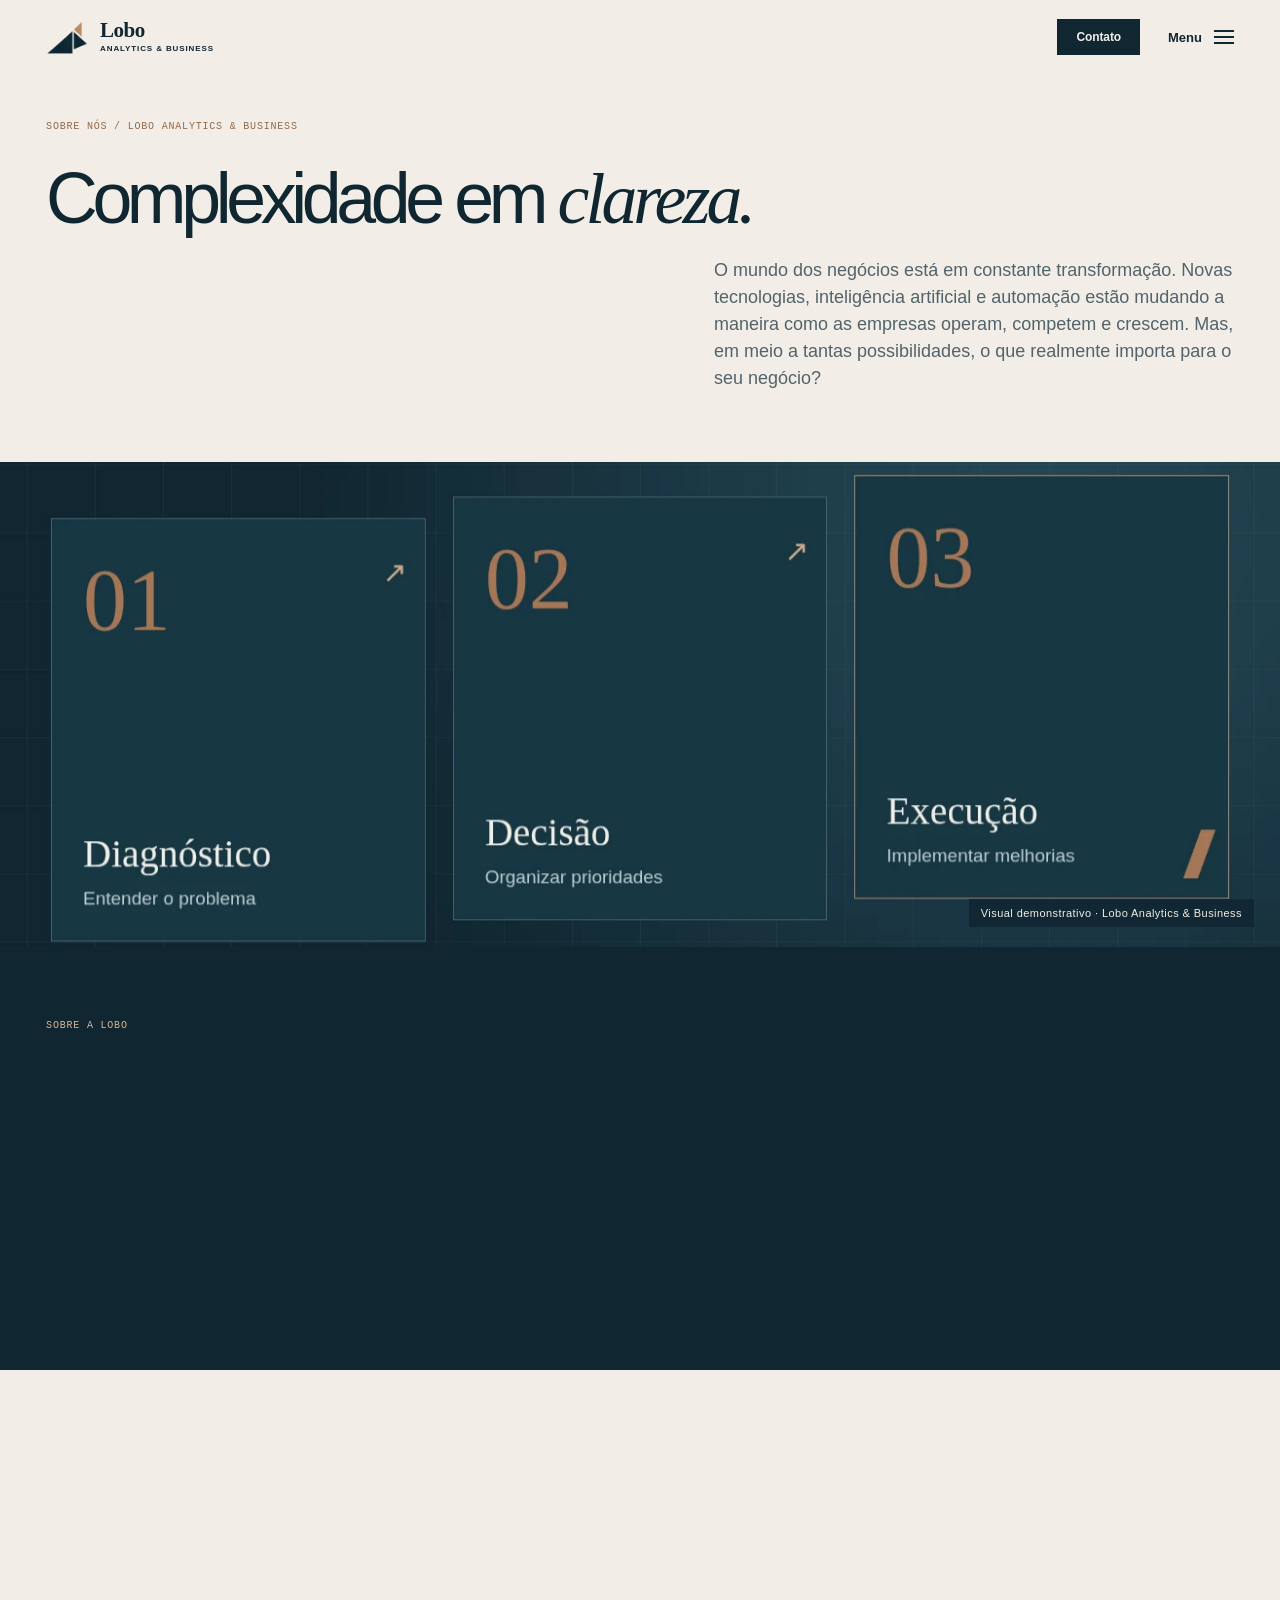
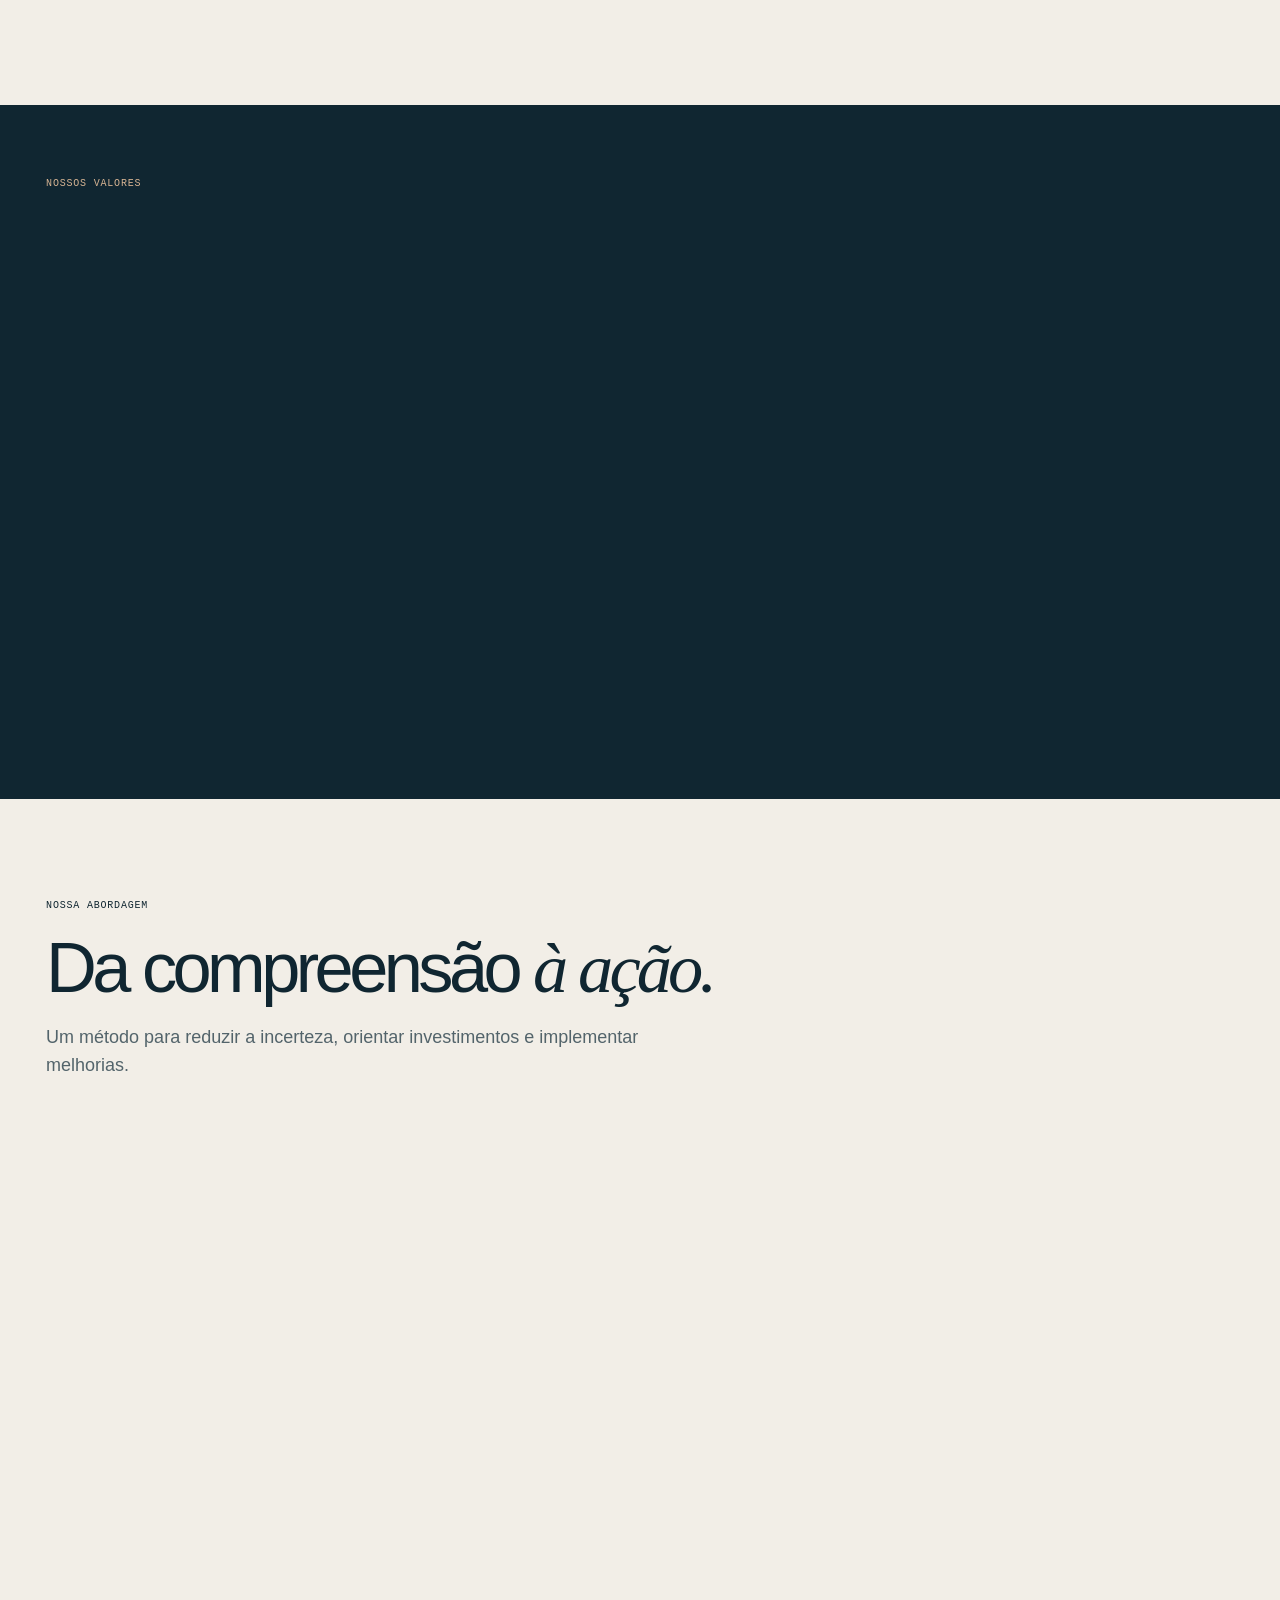
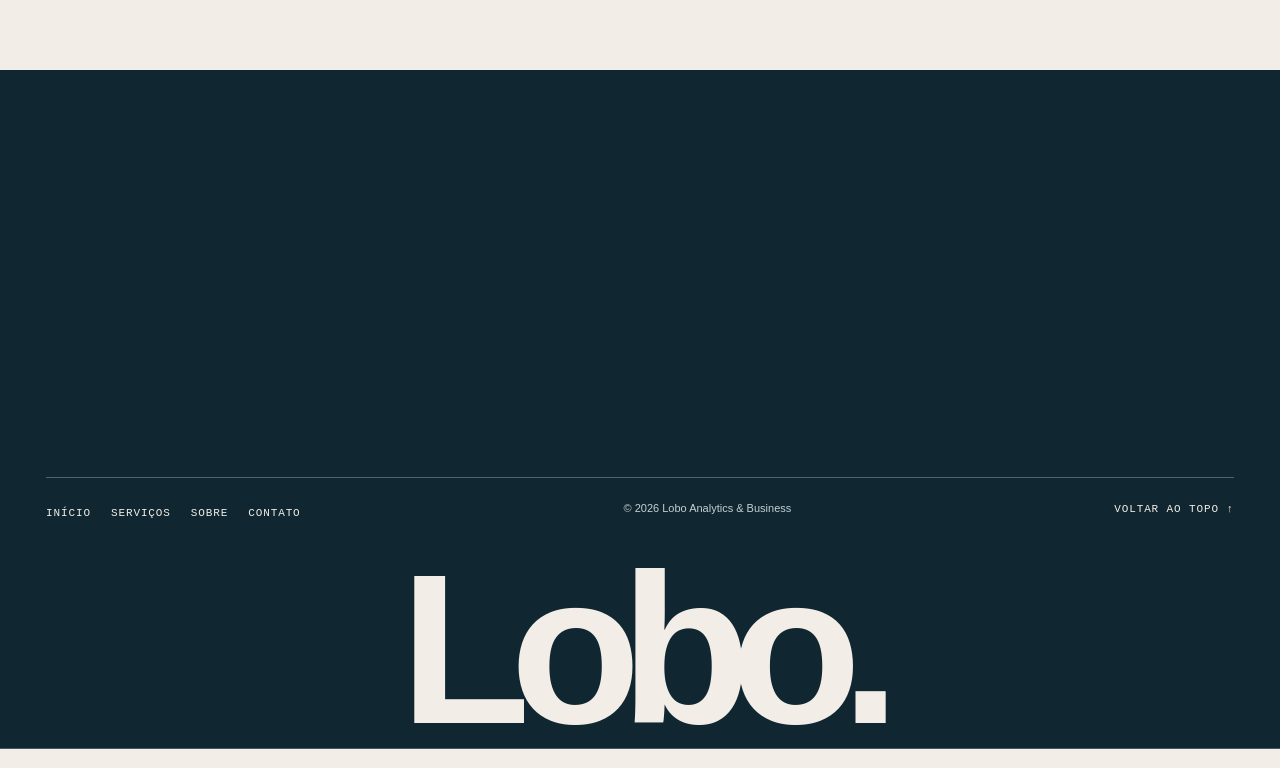
<file: sobre/index.html>
<!DOCTYPE html>

<html lang="pt-BR">
<head>
<meta charset="utf-8"/>
<meta content="width=device-width, initial-scale=1" name="viewport"/>
<meta content="#f2eee7" name="theme-color"/>
<meta content="Conheça a Lobo Analytics &amp; Business, sua missão, visão e valores." name="description"/>
<title>Sobre nós | Lobo Analytics &amp; Business</title>
<link href="../assets/favicon.png" rel="icon" type="image/png"/>
<link href="../assets/style.css" rel="stylesheet"/>
<link href="../assets/motion.css" rel="stylesheet"/>
<link as="image" href="../assets/images/painel-negocio-sm.webp" rel="preload"/>
</head>
<body><a class="skip" href="#conteudo">Ir para o conteúdo</a>
<header class="nav" id="top"><a aria-label="Lobo Analytics &amp; Business — Início" class="nav__brand" href="../index.html"><img alt="" class="nav__mark" decoding="async" height="44" src="../assets/logo-simbolo-oficial.png" width="44"/><span>Lobo <span style="font-weight:400">Analytics &amp; Business</span></span></a>
<div class="nav__right">
<div class="nav__contact"><a class="btn btn--solid btn--sm" href="../contato/index.html">Contato</a></div><button aria-controls="menu" aria-expanded="false" class="menu-btn" data-menu-toggle="" type="button">Menu <span aria-hidden="true" class="menu-lines"><i></i><i></i><i></i></span></button></div>
</header>
<nav aria-hidden="true" aria-label="Menu principal" class="menu-panel" id="menu">
<div class="menu-panel__list"><a href="../index.html">Início</a><a href="../servicos/index.html">Serviços</a><a href="../sobre/index.html">Sobre a Lobo</a><a href="../contato/index.html">Contato</a></div>
<div class="menu-panel__meta"><span>Estratégia que orienta. Tecnologia que transforma.</span><a href="https://www.linkedin.com/in/miguellobo001/" rel="noopener noreferrer" target="_blank">LinkedIn ↗</a></div>
</nav>
<main id="conteudo">
<section class="page-hero wrap">
<p class="eyebrow">Sobre nós / Lobo Analytics &amp; Business</p>
<h1 class="page-hero__title">Complexidade em <em class="accent-serif">clareza.</em></h1>
<div class="page-hero__aside">
<p>O mundo dos negócios está em constante transformação. Novas tecnologias, inteligência artificial e automação estão mudando a maneira como as empresas operam, competem e crescem. Mas, em meio a tantas possibilidades, o que realmente importa para o seu negócio?</p>
</div>
</section>
<div class="page-image page-image--v3"><img alt="Método Lobo em três etapas" decoding="async" loading="lazy" src="../assets/images/metodo-diagrama.webp"/><span class="page-image__caption">Visual demonstrativo · Lobo Analytics &amp; Business</span></div>
<section class="dark-block">
<div class="wrap">
<p class="eyebrow">Sobre a Lobo</p>
<h2 class="statement">Em um ambiente incerto, trazemos <em class="accent-serif">clareza e desempenho.</em></h2>
<p class="body">A Lobo Analytics &amp; Business surge nesse cenário. Identificamos os obstáculos que limitam o crescimento da sua empresa, definimos prioridades e executamos melhorias com resultados mensuráveis.</p>
<p class="body" style="color:#e0d0c2">Transformamos complexidade em clareza. E clareza em ação.</p>
</div>
</section>
<section class="light-block">
<div class="wrap">
<div class="feature-rows">
<div class="feature-row">
<p class="eyebrow">Missão</p>
<h3>Transformar empresas por meio da aplicação estratégica de dados e inteligência artificial, convertendo desafios de negócio em resultados concretos e mensuráveis.</h3>
</div>
<div class="feature-row">
<p class="eyebrow">Visão</p>
<h3>Construir uma nova referência em consultoria empresarial no Brasil, unindo inteligência de negócios, inovação tecnológica e excelência na execução.</h3>
</div>
</div>
</div>
</section>
<section class="dark-block">
<div class="wrap">
<p class="eyebrow">Nossos valores</p>
<h2 class="statement">Como escolhemos <em class="accent-serif">trabalhar.</em></h2>
<div class="value-grid">
<div class="value-item">
<h3>Excelência e compromisso com o cliente</h3>
<p>Entendemos o negócio, antecipamos necessidades e propomos soluções que realmente agreguem valor.</p>
</div>
<div class="value-item">
<h3>Integridade e inteligência de negócio</h3>
<p>Recomendamos o que faz sentido para o cliente, não o que gera o maior contrato.</p>
</div>
<div class="value-item">
<h3>Compromisso com resultados</h3>
<p>Medimos, investigamos e assumimos responsabilidade pelo impacto do nosso trabalho.</p>
</div>
<div class="value-item">
<h3>Inovação com responsabilidade</h3>
<p>Aprendemos e experimentamos com transparência sobre riscos e limitações.</p>
</div>
<div class="value-item">
<h3>Respeito e crescimento coletivo</h3>
<p>Compartilhamos conhecimento e valorizamos a colaboração acima do ego.</p>
</div>
</div>
</div>
</section><section aria-labelledby="method-title" class="method-integrated" id="metodo-lobo"><div class="wrap"><p class="eyebrow">Nossa abordagem</p><h2 class="method-integrated__title" id="method-title">Da compreensão <em class="accent-serif">à ação.</em></h2><p class="method-integrated__lead">Um método para reduzir a incerteza, orientar investimentos e implementar melhorias.</p><div class="approach-band"><strong>01. Diagnóstico</strong>
<p>Investigamos a operação e o problema que motivou a conversa. Identificamos causas e oportunidades.</p>
</div><div class="approach-band"><strong>02. Decisão</strong>
<p>Apresentamos opções, indicadores e prioridades. A recomendação é técnica; a decisão é do cliente.</p>
</div><div class="approach-band"><strong>03. Execução</strong>
<p>Implementamos soluções, treinamos os responsáveis e medimos resultados técnicos e de negócio.</p>
</div></div></section>
</main>
<footer class="footer" id="rodape">
<div class="footer__invite wrap">
<div class="footer__meta eyebrow"><span>Contato / Lobo Analytics &amp; Business</span><span>Brasil · Atuação remota</span></div>
<h2 class="footer__title">O próximo passo começa<br/><span><em class="accent-serif">com uma conversa.</em></span></h2>
<div class="footer__reach">
<p>Conte o desafio da sua empresa. Vamos entender o cenário e descobrir por onde faz sentido começar.</p>
<div class="footer__actions"><a class="btn btn--cream" href="../contato/index.html">Converse sobre seu projeto <span class="arrow">→</span></a><a href="https://www.linkedin.com/in/miguellobo001/" rel="noopener noreferrer" style="font-size:13px;text-decoration:underline;text-underline-offset:5px" target="_blank">LinkedIn ↗</a></div>
</div>
</div>
<div class="footer__bar wrap">
<ul class="footer__links">
<li><a class="micro" href="../index.html">Início</a></li>
<li><a class="micro" href="../servicos/index.html">Serviços</a></li>
<li><a class="micro" href="../sobre/index.html">Sobre</a></li>
<li><a class="micro" href="../contato/index.html">Contato</a></li>
</ul><span class="footer__legal">© 2026 Lobo Analytics &amp; Business</span><a class="micro" href="#top">Voltar ao topo ↑</a></div>
<p aria-hidden="true" class="footer__name">Lobo.</p>
</footer>
<script defer="" src="../assets/script.js"></script>
<script defer="" src="../assets/motion.js"></script></body>
</html>
</file>
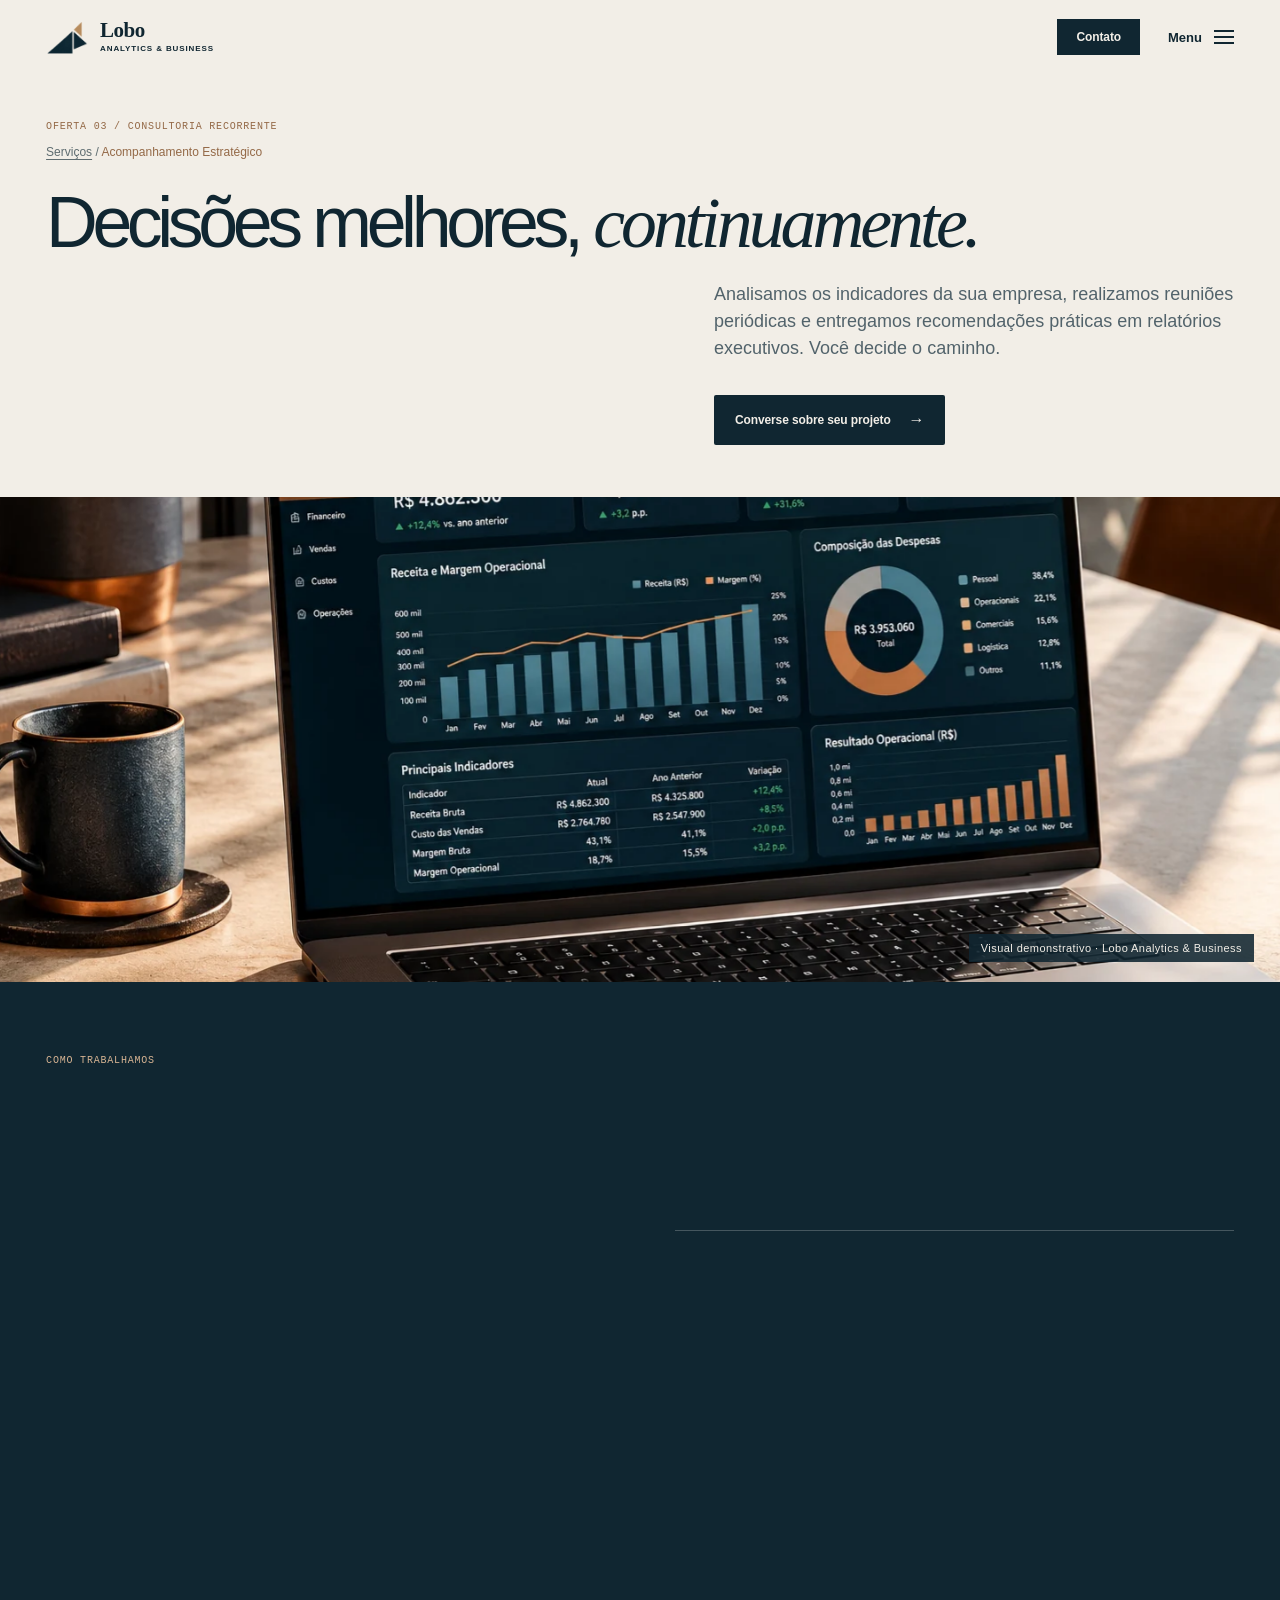
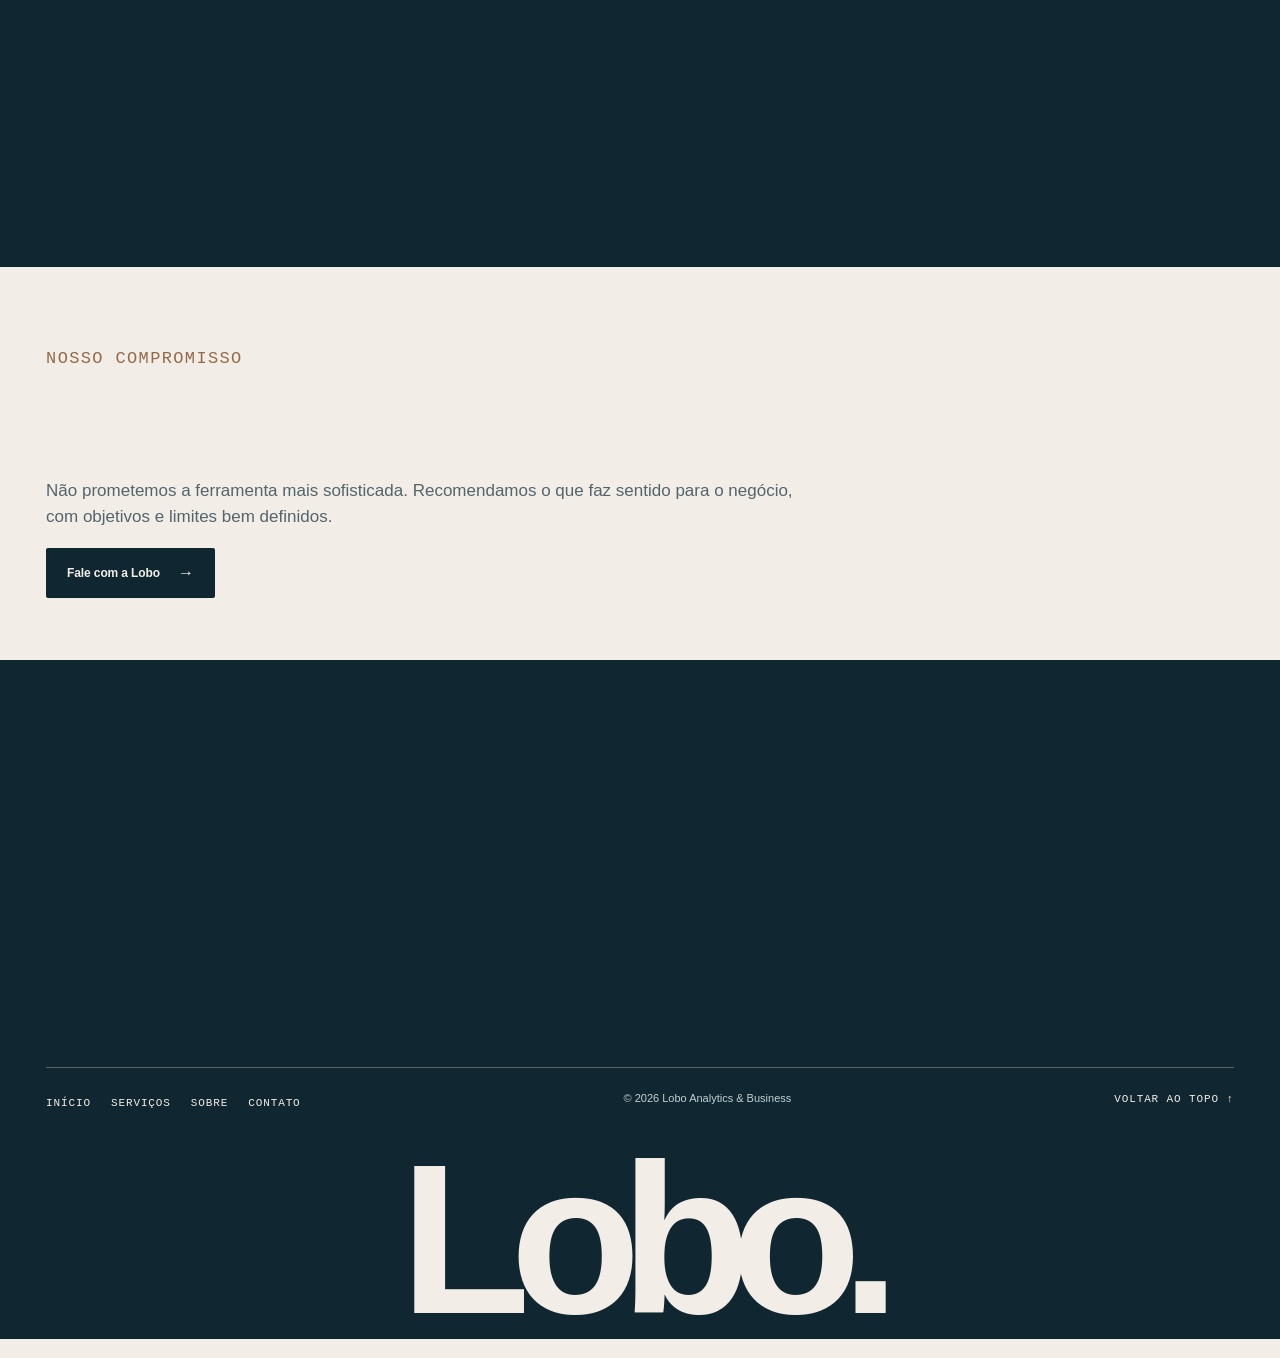
<file: servicos/acompanhamento-estrategico/index.html>
<!DOCTYPE html>

<html lang="pt-BR">
<head>
<meta charset="utf-8"/>
<meta content="width=device-width, initial-scale=1" name="viewport"/>
<meta content="#f2eee7" name="theme-color"/>
<meta content="Atuamos como consultoria orientadora: interpretamos o desempenho, encontramos oportunidades e recomendamos caminhos. A decisão é sua." name="description"/>
<title>Acompanhamento Estratégico | Lobo Analytics &amp; Business</title>
<link href="../../assets/favicon.png" rel="icon" type="image/png"/>
<link href="../../assets/style.css" rel="stylesheet"/>
<link href="../../assets/motion.css" rel="stylesheet"/>
<link as="image" href="../../assets/images/painel-negocio-sm.webp" rel="preload"/>
</head>
<body><a class="skip" href="#conteudo">Ir para o conteúdo</a>
<header class="nav" id="top"><a aria-label="Lobo Analytics &amp; Business — Início" class="nav__brand" href="../../index.html"><img alt="" class="nav__mark" decoding="async" height="44" src="../../assets/logo-simbolo-oficial.png" width="44"/><span>Lobo <span style="font-weight:400">Analytics &amp; Business</span></span></a>
<div class="nav__right">
<div class="nav__contact"><a class="btn btn--solid btn--sm" href="../../contato/index.html">Contato</a></div><button aria-controls="menu" aria-expanded="false" class="menu-btn" data-menu-toggle="" type="button">Menu <span aria-hidden="true" class="menu-lines"><i></i><i></i><i></i></span></button></div>
</header>
<nav aria-hidden="true" aria-label="Menu principal" class="menu-panel" id="menu">
<div class="menu-panel__list"><a href="../../index.html">Início</a><a href="../../servicos/index.html">Serviços</a><a href="../../sobre/index.html">Sobre a Lobo</a><a href="../../contato/index.html">Contato</a></div>
<div class="menu-panel__meta"><span>Estratégia que orienta. Tecnologia que transforma.</span><a href="https://www.linkedin.com/in/miguellobo001/" rel="noopener noreferrer" target="_blank">LinkedIn ↗</a></div>
</nav>
<main id="conteudo">
<section class="page-hero wrap">
<p class="eyebrow">Oferta 03 / Consultoria recorrente</p>
<p class="breadcrumb"><a href="../index.html">Serviços</a> / <span>Acompanhamento Estratégico</span></p>
<h1 class="page-hero__title">Decisões melhores, <em class="accent-serif">continuamente.</em></h1>
<div class="page-hero__aside">
<p>Analisamos os indicadores da sua empresa, realizamos reuniões periódicas e entregamos recomendações práticas em relatórios executivos. Você decide o caminho.</p><a class="btn btn--solid" href="../../contato/index.html">Converse sobre seu projeto <span aria-hidden="true" class="arrow">→</span></a></div>
</section>
<div class="page-image page-image--v3"><img alt="Ilustração de Acompanhamento Estratégico" decoding="async" loading="lazy" src="../../assets/images/painel-negocio.webp"/><span class="page-image__caption">Visual demonstrativo · Lobo Analytics &amp; Business</span></div>
<section class="dark-block">
<div class="wrap">
<p class="eyebrow">Como trabalhamos</p>
<h2 class="statement">Números mostram o que acontece. <em class="accent-serif">Análise mostra onde agir.</em></h2>
<div class="split-list">
<div>
<p class="body">O cliente disponibiliza os dados organizados como padrão. Se for preciso estruturar bases ou indicadores, podemos oferecer um projeto específico antes do acompanhamento.</p>
</div>
<div class="number-list">
<div class="number-list__item"><span class="n">01</span>
<div>
<h3>Leitura de desempenho</h3>
<p>Avaliamos os indicadores e resultados acordados.</p>
</div>
</div>
<div class="number-list__item"><span class="n">02</span>
<div>
<h3>Orientação periódica</h3>
<p>Encontros semanais, quinzenais, mensais ou trimestrais.</p>
</div>
</div>
<div class="number-list__item"><span class="n">03</span>
<div>
<h3>Relatório executivo</h3>
<p>Após as reuniões, registramos principais achados, recomendações e próximos passos.</p>
</div>
</div>
<div class="number-list__item"><span class="n">04</span>
<div>
<h3>Suporte entre encontros</h3>
<p>Esclarecimentos dentro dos limites combinados, em um contrato inicial de três meses.</p>
</div>
</div>
</div>
</div>
</div>
</section>
<section class="light-block">
<div class="wrap">
<p class="eyebrow">Nosso compromisso</p>
<h2 class="statement">A empresa decide. A Lobo ajuda a <em class="accent-serif">decidir melhor.</em></h2>
<p>Não prometemos a ferramenta mais sofisticada. Recomendamos o que faz sentido para o negócio, com objetivos e limites bem definidos.</p><a class="btn btn--solid" href="../../contato/index.html">Fale com a Lobo <span aria-hidden="true" class="arrow">→</span></a></div>
</section>
</main>
<footer class="footer" id="rodape">
<div class="footer__invite wrap">
<div class="footer__meta eyebrow"><span>Contato / Lobo Analytics &amp; Business</span><span>Brasil · Atuação remota</span></div>
<h2 class="footer__title">O próximo passo começa<br/><span><em class="accent-serif">com uma conversa.</em></span></h2>
<div class="footer__reach">
<p>Conte o desafio da sua empresa. Vamos entender o cenário e descobrir por onde faz sentido começar.</p>
<div class="footer__actions"><a class="btn btn--cream" href="../../contato/index.html">Converse sobre seu projeto <span class="arrow">→</span></a><a href="https://www.linkedin.com/in/miguellobo001/" rel="noopener noreferrer" style="font-size:13px;text-decoration:underline;text-underline-offset:5px" target="_blank">LinkedIn ↗</a></div>
</div>
</div>
<div class="footer__bar wrap">
<ul class="footer__links">
<li><a class="micro" href="../../index.html">Início</a></li>
<li><a class="micro" href="../../servicos/index.html">Serviços</a></li>


<li><a class="micro" href="../../sobre/index.html">Sobre</a></li>
<li><a class="micro" href="../../contato/index.html">Contato</a></li>
</ul><span class="footer__legal">© 2026 Lobo Analytics &amp; Business</span><a class="micro" href="#top">Voltar ao topo ↑</a></div>
<p aria-hidden="true" class="footer__name">Lobo.</p>
</footer>
<script defer="" src="../../assets/script.js"></script>
<script defer="" src="../../assets/motion.js"></script></body>
</html>
</file>
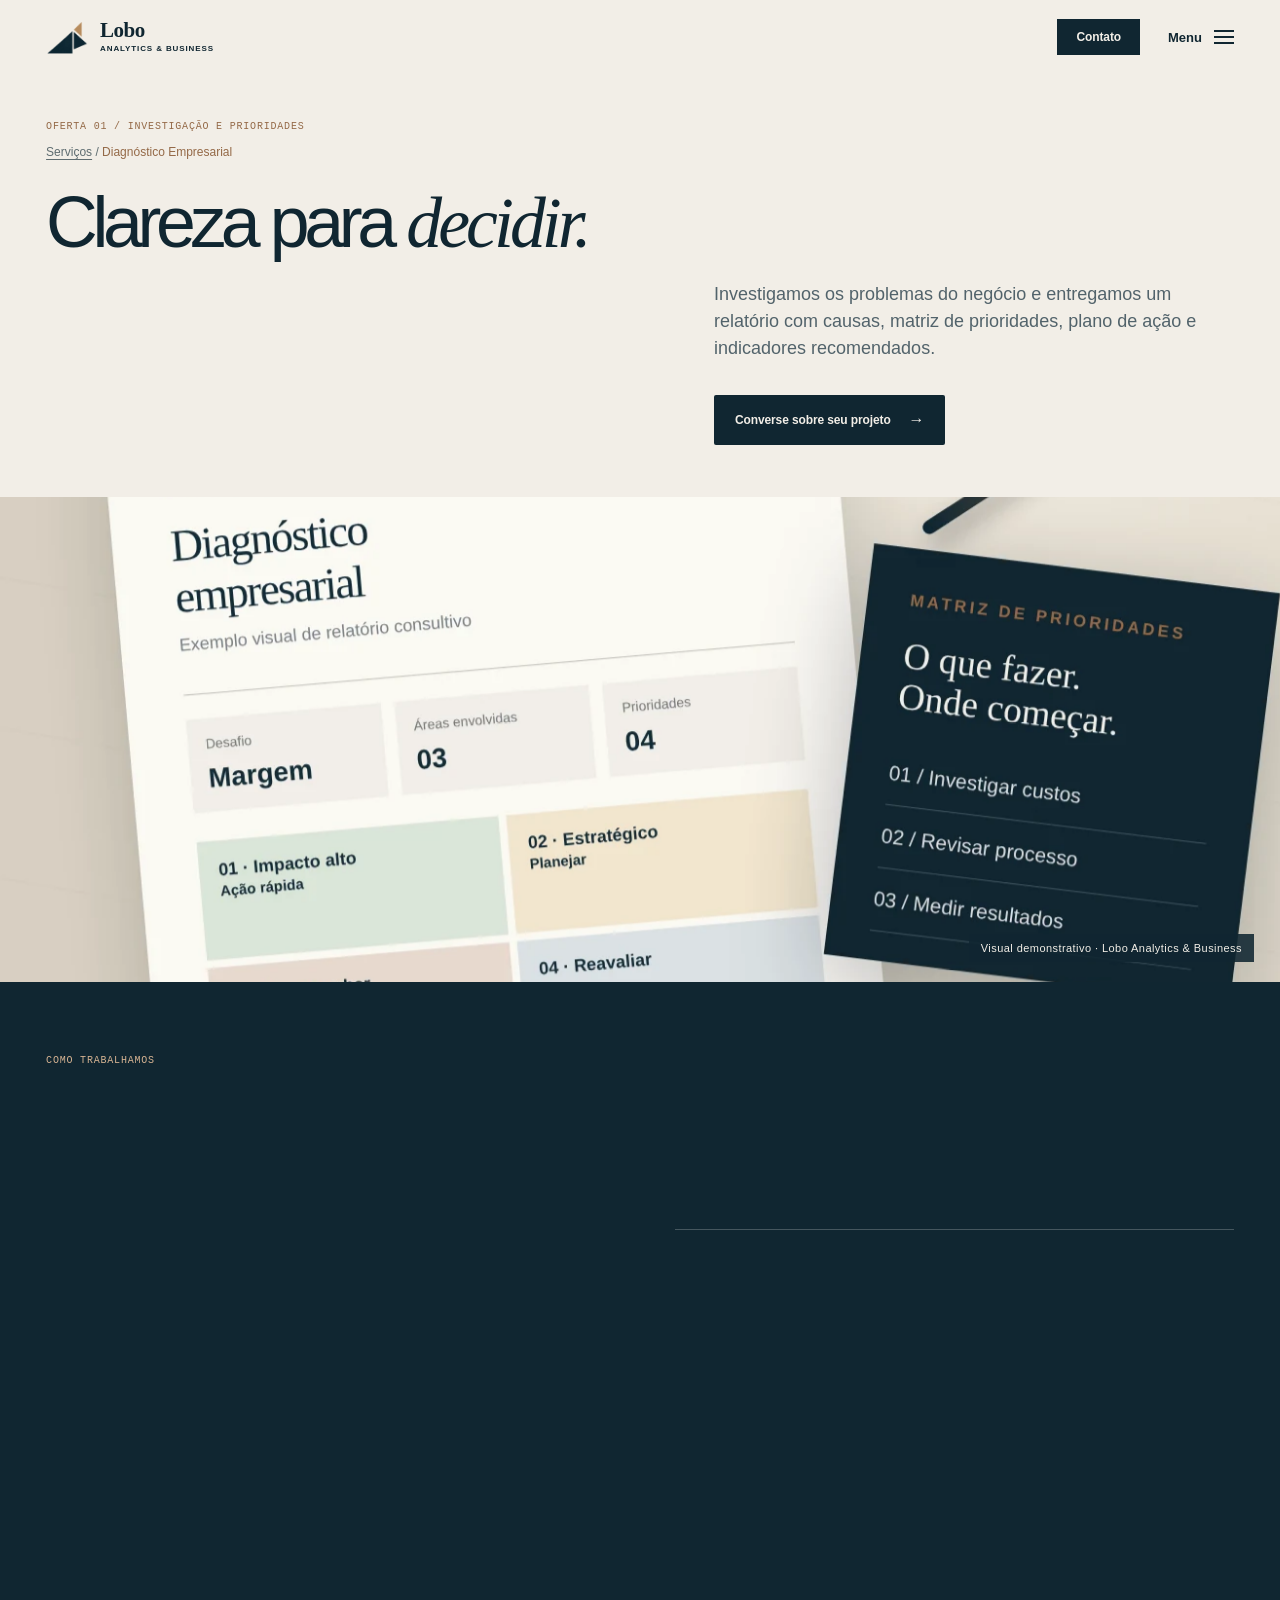
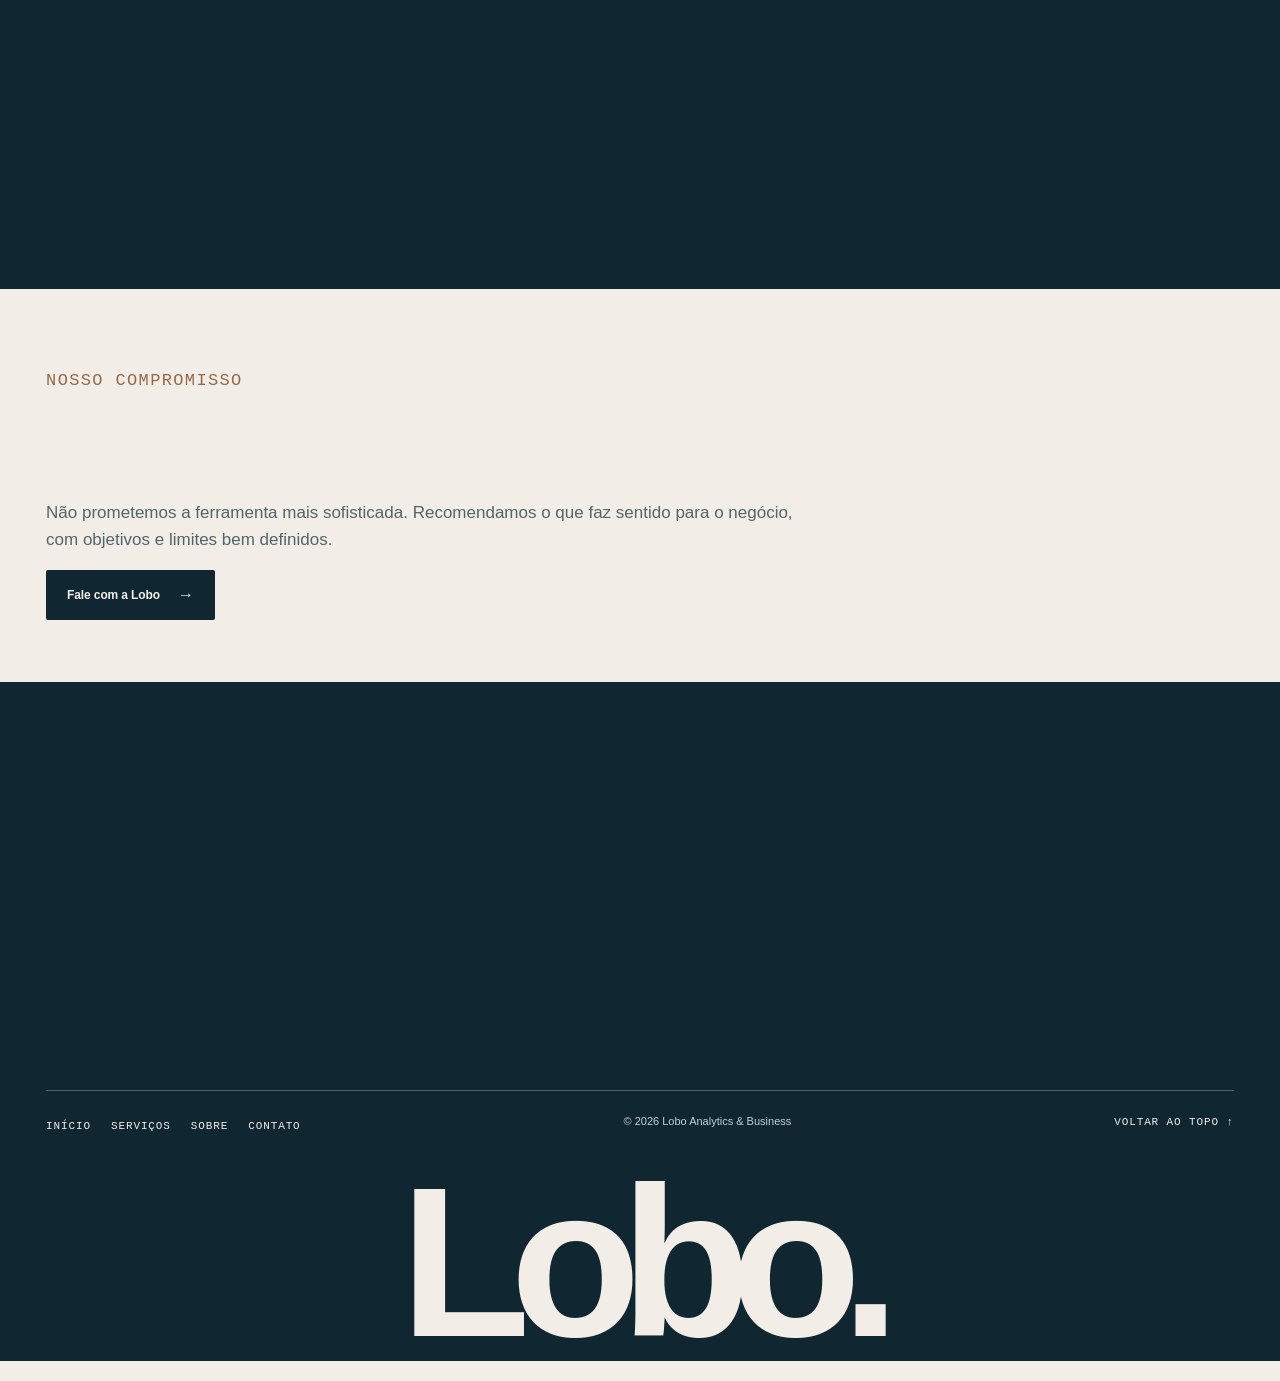
<file: servicos/diagnostico-empresarial/index.html>
<!DOCTYPE html>

<html lang="pt-BR">
<head>
<meta charset="utf-8"/>
<meta content="width=device-width, initial-scale=1" name="viewport"/>
<meta content="#f2eee7" name="theme-color"/>
<meta content="Identificamos as causas dos problemas, comparamos alternativas e mostramos onde faz sentido investir primeiro." name="description"/>
<title>Diagnóstico Empresarial | Lobo Analytics &amp; Business</title>
<link href="../../assets/favicon.png" rel="icon" type="image/png"/>
<link href="../../assets/style.css" rel="stylesheet"/>
<link href="../../assets/motion.css" rel="stylesheet"/>
<link as="image" href="../../assets/images/painel-negocio-sm.webp" rel="preload"/>
</head>
<body><a class="skip" href="#conteudo">Ir para o conteúdo</a>
<header class="nav" id="top"><a aria-label="Lobo Analytics &amp; Business — Início" class="nav__brand" href="../../index.html"><img alt="" class="nav__mark" decoding="async" height="44" src="../../assets/logo-simbolo-oficial.png" width="44"/><span>Lobo <span style="font-weight:400">Analytics &amp; Business</span></span></a>
<div class="nav__right">
<div class="nav__contact"><a class="btn btn--solid btn--sm" href="../../contato/index.html">Contato</a></div><button aria-controls="menu" aria-expanded="false" class="menu-btn" data-menu-toggle="" type="button">Menu <span aria-hidden="true" class="menu-lines"><i></i><i></i><i></i></span></button></div>
</header>
<nav aria-hidden="true" aria-label="Menu principal" class="menu-panel" id="menu">
<div class="menu-panel__list"><a href="../../index.html">Início</a><a href="../../servicos/index.html">Serviços</a><a href="../../sobre/index.html">Sobre a Lobo</a><a href="../../contato/index.html">Contato</a></div>
<div class="menu-panel__meta"><span>Estratégia que orienta. Tecnologia que transforma.</span><a href="https://www.linkedin.com/in/miguellobo001/" rel="noopener noreferrer" target="_blank">LinkedIn ↗</a></div>
</nav>
<main id="conteudo">
<section class="page-hero wrap">
<p class="eyebrow">Oferta 01 / Investigação e prioridades</p>
<p class="breadcrumb"><a href="../index.html">Serviços</a> / <span>Diagnóstico Empresarial</span></p>
<h1 class="page-hero__title">Clareza para <em class="accent-serif">decidir.</em></h1>
<div class="page-hero__aside">
<p>Investigamos os problemas do negócio e entregamos um relatório com causas, matriz de prioridades, plano de ação e indicadores recomendados.</p><a class="btn btn--solid" href="../../contato/index.html">Converse sobre seu projeto <span aria-hidden="true" class="arrow">→</span></a></div>
</section>
<div class="page-image page-image--v3"><img alt="Ilustração de Diagnóstico Empresarial" decoding="async" loading="lazy" src="../../assets/images/diagnostico-demonstrativo.webp"/><span class="page-image__caption">Visual demonstrativo · Lobo Analytics &amp; Business</span></div>
<section class="dark-block">
<div class="wrap">
<p class="eyebrow">Como trabalhamos</p>
<h2 class="statement">Saber que existe um problema é diferente de entender <em class="accent-serif">sua causa.</em></h2>
<div class="split-list">
<div>
<p class="body">O diagnóstico é um produto consultivo independente. Mesmo sem bases de dados estruturadas, podemos investigar qualitativamente e explicitar limites e hipóteses. Não inclui a implementação técnica.</p>
</div>
<div class="number-list">
<div class="number-list__item"><span class="n">01</span>
<div>
<h3>Investigação direcionada</h3>
<p>Partimos do desafio apresentado e aprofundamos nas áreas relacionadas.</p>
</div>
</div>
<div class="number-list__item"><span class="n">02</span>
<div>
<h3>Matriz de prioridades</h3>
<p>Classificamos iniciativas por impacto, esforço, investimento e viabilidade.</p>
</div>
</div>
<div class="number-list__item"><span class="n">03</span>
<div>
<h3>Plano de ação</h3>
<p>Recomendações independentes e indicadores de sucesso com fórmulas, fontes e metas sugeridas.</p>
</div>
</div>
<div class="number-list__item"><span class="n">04</span>
<div>
<h3>Autonomia</h3>
<p>Você decide quem executa. O diagnóstico inclui três meses para esclarecer dúvidas sobre o relatório.</p>
</div>
</div>
</div>
</div>
</div>
</section>
<section class="light-block">
<div class="wrap">
<p class="eyebrow">Nosso compromisso</p>
<h2 class="statement">A direção certa começa com <em class="accent-serif">boas perguntas.</em></h2>
<p>Não prometemos a ferramenta mais sofisticada. Recomendamos o que faz sentido para o negócio, com objetivos e limites bem definidos.</p><a class="btn btn--solid" href="../../contato/index.html">Fale com a Lobo <span aria-hidden="true" class="arrow">→</span></a></div>
</section>
</main>
<footer class="footer" id="rodape">
<div class="footer__invite wrap">
<div class="footer__meta eyebrow"><span>Contato / Lobo Analytics &amp; Business</span><span>Brasil · Atuação remota</span></div>
<h2 class="footer__title">O próximo passo começa<br/><span><em class="accent-serif">com uma conversa.</em></span></h2>
<div class="footer__reach">
<p>Conte o desafio da sua empresa. Vamos entender o cenário e descobrir por onde faz sentido começar.</p>
<div class="footer__actions"><a class="btn btn--cream" href="../../contato/index.html">Converse sobre seu projeto <span class="arrow">→</span></a><a href="https://www.linkedin.com/in/miguellobo001/" rel="noopener noreferrer" style="font-size:13px;text-decoration:underline;text-underline-offset:5px" target="_blank">LinkedIn ↗</a></div>
</div>
</div>
<div class="footer__bar wrap">
<ul class="footer__links">
<li><a class="micro" href="../../index.html">Início</a></li>
<li><a class="micro" href="../../servicos/index.html">Serviços</a></li>


<li><a class="micro" href="../../sobre/index.html">Sobre</a></li>
<li><a class="micro" href="../../contato/index.html">Contato</a></li>
</ul><span class="footer__legal">© 2026 Lobo Analytics &amp; Business</span><a class="micro" href="#top">Voltar ao topo ↑</a></div>
<p aria-hidden="true" class="footer__name">Lobo.</p>
</footer>
<script defer="" src="../../assets/script.js"></script>
<script defer="" src="../../assets/motion.js"></script></body>
</html>
</file>
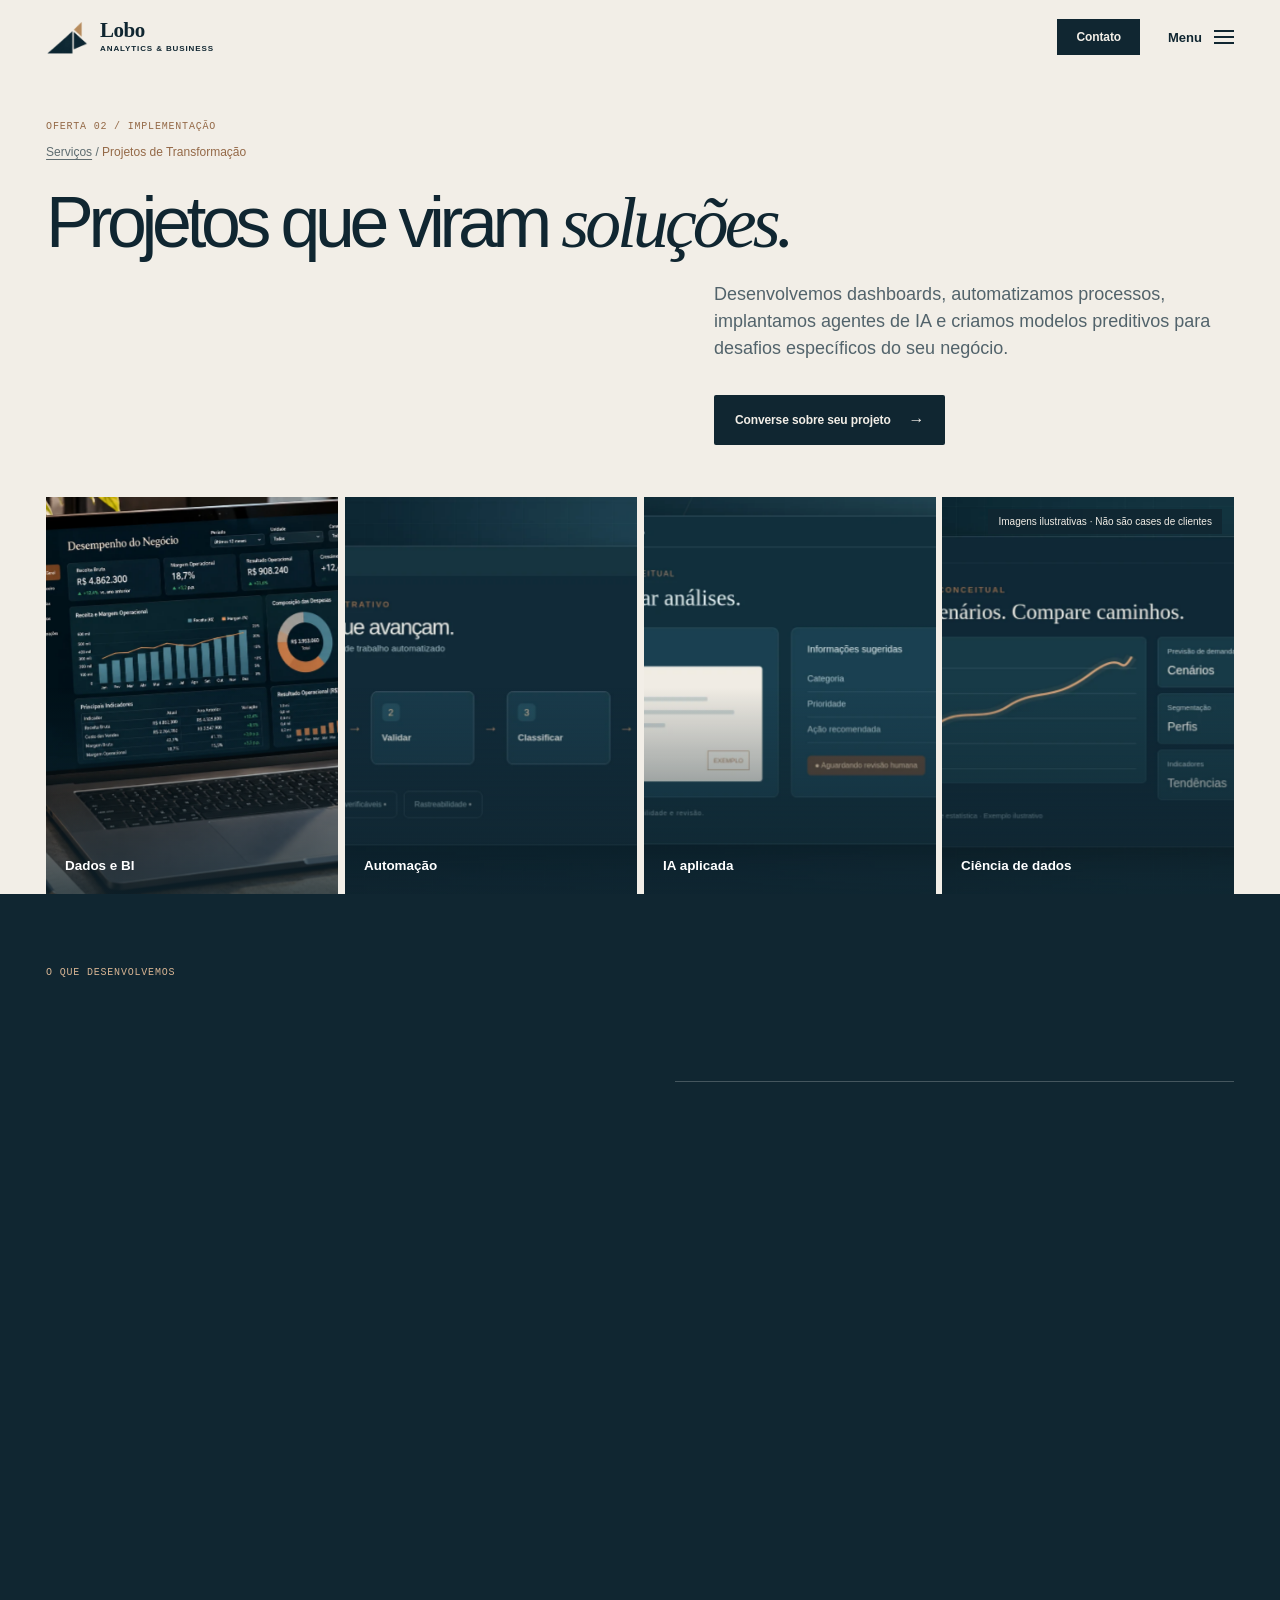
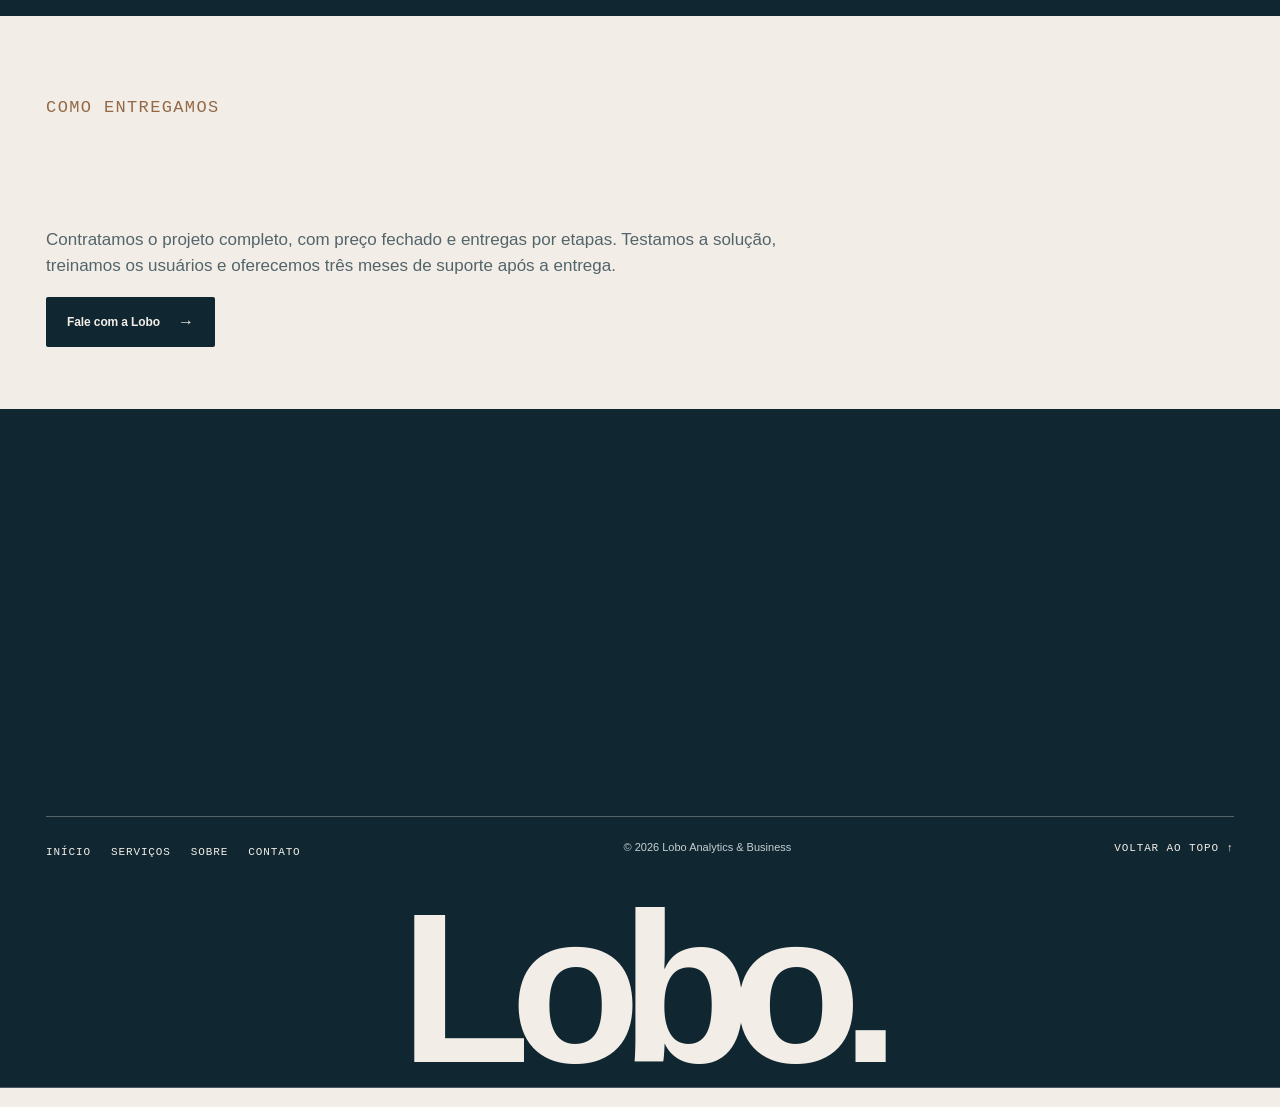
<file: servicos/projetos-de-transformacao/index.html>
<!DOCTYPE html>

<html lang="pt-BR">
<head>
<meta charset="utf-8"/>
<meta content="width=device-width, initial-scale=1" name="viewport"/>
<meta content="#f2eee7" name="theme-color"/>
<meta content="Projetos de transformação com dashboards e BI, automações, agentes de IA e ciência de dados. Implementação, testes, treinamento e suporte." name="description"/>
<title>Projetos de Transformação | Lobo Analytics &amp; Business</title>
<link href="../../assets/favicon.png" rel="icon" type="image/png"/>
<link href="../../assets/style.css" rel="stylesheet"/>
<link href="../../assets/motion.css" rel="stylesheet"/>
<link as="image" href="../../assets/images/painel-negocio-sm.webp" rel="preload"/>
</head>
<body><a class="skip" href="#conteudo">Ir para o conteúdo</a>
<header class="nav" id="top"><a aria-label="Lobo Analytics &amp; Business — Início" class="nav__brand" href="../../index.html"><img alt="" class="nav__mark" decoding="async" height="44" src="../../assets/logo-simbolo-oficial.png" width="44"/><span>Lobo <span style="font-weight:400">Analytics &amp; Business</span></span></a>
<div class="nav__right">
<div class="nav__contact"><a class="btn btn--solid btn--sm" href="../../contato/index.html">Contato</a></div><button aria-controls="menu" aria-expanded="false" class="menu-btn" data-menu-toggle="" type="button">Menu <span aria-hidden="true" class="menu-lines"><i></i><i></i><i></i></span></button></div>
</header>
<nav aria-hidden="true" aria-label="Menu principal" class="menu-panel" id="menu">
<div class="menu-panel__list"><a href="../../index.html">Início</a><a href="../../servicos/index.html">Serviços</a><a href="../../sobre/index.html">Sobre a Lobo</a><a href="../../contato/index.html">Contato</a></div>
<div class="menu-panel__meta"><span>Estratégia que orienta. Tecnologia que transforma.</span><a href="https://www.linkedin.com/in/miguellobo001/" rel="noopener noreferrer" target="_blank">LinkedIn ↗</a></div>
</nav>
<main id="conteudo">
<section class="page-hero wrap">
<p class="eyebrow">Oferta 02 / Implementação</p>
<p class="breadcrumb"><a href="../index.html">Serviços</a> / <span>Projetos de Transformação</span></p>
<h1 class="page-hero__title">Projetos que viram <em class="accent-serif">soluções.</em></h1>
<div class="page-hero__aside">
<p>Desenvolvemos dashboards, automatizamos processos, implantamos agentes de IA e criamos modelos preditivos para desafios específicos do seu negócio.</p><a class="btn btn--solid" href="../../contato/index.html">Converse sobre seu projeto <span aria-hidden="true" class="arrow">→</span></a></div>
</section>
<div class="page-image page-image--v3 project-mosaic">
<figure class="project-mosaic__tile"><img alt="Painel demonstrativo de indicadores de gestão" decoding="async" loading="lazy" src="../../assets/images/painel-negocio.webp"/>
<figcaption>Dados e BI</figcaption>
</figure>
<figure class="project-mosaic__tile"><img alt="Fluxo demonstrativo de automação de processos" decoding="async" loading="lazy" src="../../assets/images/automacao-demonstrativa.webp"/>
<figcaption>Automação</figcaption>
</figure>
<figure class="project-mosaic__tile"><img alt="Interface demonstrativa de inteligência artificial aplicada" decoding="async" loading="lazy" src="../../assets/images/ia-aplicada-demonstrativa.webp"/>
<figcaption>IA aplicada</figcaption>
</figure>
<figure class="project-mosaic__tile"><img alt="Visualização ilustrativa de modelagem preditiva" decoding="async" loading="lazy" src="../../assets/images/modelagem-demonstrativa.webp"/>
<figcaption>Ciência de dados</figcaption>
</figure><span class="project-mosaic__note">Imagens ilustrativas · Não são cases de clientes</span></div>
<section class="dark-block project-types" id="competencias">
<div class="wrap">
<p class="eyebrow">O que desenvolvemos</p>
<h2 class="statement">Quatro frentes. <em class="accent-serif">Soluções sob medida.</em></h2>
<div class="split-list">
<div>
<p class="body">Os projetos podem combinar diferentes competências. Escolhemos as tecnologias a partir do problema, do contexto e do resultado esperado.</p>
</div>
<div class="number-list">
<div class="number-list__item" id="dados-bi"><span class="n">01</span>
<div>
<h3>Dados e inteligência de negócios</h3>
<p>Dashboards financeiros e comerciais, indicadores, análise de rentabilidade e integração de fontes.</p>
</div>
</div>
<div class="number-list__item" id="automacao"><span class="n">02</span>
<div>
<h3>Automação de processos</h3>
<p>Conciliação de informações, geração de relatórios e integrações para eliminar tarefas manuais.</p>
</div>
</div>
<div class="number-list__item" id="ia-aplicada"><span class="n">03</span>
<div>
<h3>Inteligência artificial aplicada</h3>
<p>Agentes de IA, classificação e análise de documentos, extração de informações e assistentes internos.</p>
</div>
</div>
<div class="number-list__item" id="ciencia-dados"><span class="n">04</span>
<div>
<h3>Ciência de dados e modelagem</h3>
<p>Previsão de demanda, segmentação de clientes, modelos de risco e identificação de padrões.</p>
</div>
</div>
</div>
</div>
</div>
</section>
<section class="light-block">
<div class="wrap">
<p class="eyebrow">Como entregamos</p>
<h2 class="statement">Da implementação <em class="accent-serif">ao uso.</em></h2>
<p>Contratamos o projeto completo, com preço fechado e entregas por etapas. Testamos a solução, treinamos os usuários e oferecemos três meses de suporte após a entrega.</p><a class="btn btn--solid" href="../../contato/index.html">Fale com a Lobo <span aria-hidden="true" class="arrow">→</span></a></div>
</section>
</main>
<footer class="footer" id="rodape">
<div class="footer__invite wrap">
<div class="footer__meta eyebrow"><span>Contato / Lobo Analytics &amp; Business</span><span>Brasil · Atuação remota</span></div>
<h2 class="footer__title">O próximo passo começa<br/><span><em class="accent-serif">com uma conversa.</em></span></h2>
<div class="footer__reach">
<p>Conte o desafio da sua empresa. Vamos entender o cenário e descobrir por onde faz sentido começar.</p>
<div class="footer__actions"><a class="btn btn--cream" href="../../contato/index.html">Converse sobre seu projeto <span class="arrow">→</span></a><a href="https://www.linkedin.com/in/miguellobo001/" rel="noopener noreferrer" style="font-size:13px;text-decoration:underline;text-underline-offset:5px" target="_blank">LinkedIn ↗</a></div>
</div>
</div>
<div class="footer__bar wrap">
<ul class="footer__links">
<li><a class="micro" href="../../index.html">Início</a></li>
<li><a class="micro" href="../../servicos/index.html">Serviços</a></li>


<li><a class="micro" href="../../sobre/index.html">Sobre</a></li>
<li><a class="micro" href="../../contato/index.html">Contato</a></li>
</ul><span class="footer__legal">© 2026 Lobo Analytics &amp; Business</span><a class="micro" href="#top">Voltar ao topo ↑</a></div>
<p aria-hidden="true" class="footer__name">Lobo.</p>
</footer>
<script defer="" src="../../assets/script.js"></script>
<script defer="" src="../../assets/motion.js"></script></body>
</html>
</file>
<file: assets/style.css>
/*
 * Lobo Analytics & Business — estilos principais.
 *
 * Cascata preservada na ordem original para manter as aparências em todos
 * os breakpoints. Propriedades sobrescritas pelo mesmo seletor e contexto,
 * seletores sem uso e estilos da antiga camada ::before foram removidos.
 * Não alterar a ordem dos blocos sem conferir o comportamento responsivo.
 */

:root {
  --ink: #102631;
  --dark2: #173743;
  --muted: #53646b;
  --copper-text: #946947;
  --edge: rgba(16,38,49,.18);
  --lpad: clamp(24px,3.6vw,60px);
  --dark: #102631;
  --paper: #f2eee7;
  --copper: #ab7958;
  color-scheme: light;
}


* {
  box-sizing: border-box;
}

*::before {
  box-sizing: border-box;
}

*::after {
  box-sizing: border-box;
}

html {
  scroll-behavior: smooth;
}

body {
  margin: 0;
  font-family: "Helvetica Neue",Helvetica,Arial,sans-serif;
  -webkit-font-smoothing: antialiased;
  overflow-x: hidden;
}

body.menu-open {
  overflow: hidden;
}

a {
  color: inherit;
  text-decoration: none;
}

button {
  font: inherit;
}

input {
  font: inherit;
}

textarea {
  font: inherit;
}

button {
  cursor: pointer;
}

img {
  max-width: 100%;
  display: block;
}

.wrap {
  width: calc(100% - 2*var(--lpad));
  margin: 0 auto;
}

.eyebrow {
  font-family: "Courier New",monospace;
  text-transform: uppercase;
  letter-spacing: .08em;
  line-height: 1.45;
}

.micro {
  font-family: "Courier New",monospace;
  text-transform: uppercase;
  letter-spacing: .08em;
  font-size: 11px;
  line-height: 1.45;
}

.eyebrow {
  font-size: 10px;
}

.accent-serif {
  font-family: Georgia,"Times New Roman",serif;
  font-weight: 400;
  font-style: italic;
  letter-spacing: -.055em;
}

.btn {
  display: inline-flex;
  align-items: center;
  justify-content: center;
  gap: 18px;
  min-height: 46px;
  padding: 15px 20px;
  font-size: 12px;
  font-weight: 650;
  letter-spacing: -.01em;
  border-radius: 2px;
  border: 1px solid transparent;
  transition: transform .25s,background .25s,color .25s;
}

.btn:hover {
  transform: translateY(-3px);
}

.btn--cream {
  background: var(--paper);
  color: var(--dark);
}

.btn--cream:hover {
  background: #e4d9cc;
}

.btn--sm {
  min-height: 36px;
  padding: 10px 18px;
}

.arrow {
  font-size: 16px;
}

.nav {
  height: 74px;
  padding: 0 var(--lpad);
  display: flex;
  align-items: center;
  justify-content: space-between;
  position: relative;
  z-index: 80;
  background: var(--paper);
}

.nav__brand {
  display: flex;
  align-items: center;
}

.nav__right {
  display: flex;
  align-items: center;
  gap: 28px;
}

.menu-btn {
  display: flex;
  align-items: center;
  gap: 12px;
  background: none;
  border: 0;
  padding: 10px 0;
  font-weight: 600;
  letter-spacing: normal;
  font-family: inherit;
  text-transform: none;
  font-size: 13px;
}

.menu-lines {
  width: 20px;
  display: grid;
  gap: 4px;
}

.menu-lines i {
  height: 2px;
  width: 100%;
  background: currentColor;
  display: block;
  transition: transform .3s;
}

.menu-open .menu-lines i:nth-child(1) {
  transform: translateY(6px) rotate(45deg);
}

.menu-open .menu-lines i:nth-child(2) {
  opacity: 0;
}

.menu-open .menu-lines i:nth-child(3) {
  transform: translateY(-6px) rotate(-45deg);
}

.menu-panel {
  position: fixed;
  inset: 0;
  background: var(--dark);
  color: var(--paper);
  z-index: 70;
  display: flex;
  flex-direction: column;
  padding: 102px var(--lpad) 35px;
  opacity: 0;
  visibility: hidden;
  transform: translateY(-16px);
  transition: opacity .35s,visibility .35s,transform .35s;
}

.menu-open .menu-panel {
  opacity: 1;
  visibility: visible;
  transform: none;
}

.menu-open .nav {
  background: var(--dark);
  color: var(--paper);
  position: relative;
  z-index: 90;
}

.menu-open .nav__mark {
  fill: var(--paper);
}

.menu-panel__list {
  display: grid;
  gap: 7px;
  max-width: 1000px;
}

.menu-panel__list a {
  display: block;
  border-bottom: 1px solid rgba(255,255,255,.16);
  font-size: clamp(32px,5.6vw,80px);
  letter-spacing: -.065em;
  line-height: 1.11;
  padding: 4px 0 12px;
  transition: padding .3s,color .3s;
}

.menu-panel__list a:hover {
  padding-left: 20px;
}

.menu-panel__meta {
  margin-top: auto;
  display: flex;
  gap: 28px;
  flex-wrap: wrap;
  color: #bdc8cd;
  font-size: 13px;
}

.menu-panel__meta a {
  text-decoration: underline;
  text-underline-offset: 4px;
}

.hero__statement em {
  letter-spacing: -.07em;
}

.hero__lead {
  letter-spacing: -.018em;
}

.ribbon {
  width: 100%;
  overflow: hidden;
}

.ribbon__row {
  display: flex;
  gap: 8px;
  width: max-content;
  animation: marquee 45s linear infinite;
}

.ribbon.paused .ribbon__row {
  animation-play-state: paused;
}

.ribbon__set {
  display: flex;
  gap: 8px;
  margin: 0;
  padding: 0;
  list-style: none;
}

.ribbon__shot {
  overflow: hidden;
  background: var(--dark);
  position: relative;
}

.ribbon__shot img {
  width: 100%;
  height: 100%;
  transition: transform .65s;
}

.ribbon__shot:hover img {
  transform: scale(1.07);
}

@keyframes marquee {to{transform:translateX(-50%)}}

.studio__grid {
  display: grid;
  gap: 25px;
}

.studio__label {
  padding-top: 10px;
}

.studio__statement {
  font-weight: 400;
  line-height: 1.08;
}

.studio__body {
  display: grid;
  align-items: start;
}

.studio__visual {
  height: 360px;
  overflow: hidden;
  background: var(--dark);
}

.studio__visual img {
  width: 100%;
  height: 100%;
  object-fit: cover;
}

.studio__copy {
  max-width: 570px;
}

.studio__copy .closing {
  color: var(--paper);
}

.metric-strip {
  border-top: 1px solid rgba(255,255,255,.32);
  display: grid;
  grid-template-columns: repeat(3,1fr);
}

.metric-strip div {
  border-right: 1px solid rgba(255,255,255,.22);
  padding: 17px 16px 6px 0;
}

.metric-strip div:last-child {
  border: 0;
  padding-left: 16px;
}

.metric-strip div:not(:first-child) {
  padding-left: 16px;
}

.metric-strip strong {
  line-height: 1;
  font-weight: 400;
  letter-spacing: -.07em;
}

.metric-strip span {
  display: block;
  text-transform: uppercase;
  letter-spacing: .08em;
  margin-top: 9px;
}

.services__intro {
  text-align: center;
}

.services__title {
  font-weight: 400;
  line-height: 1.04;
  letter-spacing: -.066em;
  margin: 24px auto 0;
}

.services__grid {
  display: grid;
  grid-template-columns: repeat(3,1fr);
  margin: auto;
}

.service-card {
  display: flex;
  flex-direction: column;
  position: relative;
  transition: transform .35s,background .35s;
}

.service-card:hover {
  transform: translateY(-12px);
  background: #fff;
}

.service-card__num {
  position: absolute;
  top: 18px;
  right: 17px;
  font: 11px "Courier New",monospace;
}

.service-card__text {
  letter-spacing: -.026em;
  margin-top: auto;
}

.service-card__bottom {
  display: flex;
  justify-content: space-between;
  align-items: center;
  margin-top: 24px;
}

.service-card__bottom span:last-child {
  font-size: 24px;
}

.process {
  background: var(--paper);
}

.process__intro {
  text-align: center;
}

.process__title {
  font-weight: 400;
  margin: 21px auto 60px;
}

.process__items {
  display: grid;
  gap: 10px;
}

.process__item {
  display: grid;
  grid-template-columns: 1fr minmax(220px,360px);
  align-items: center;
  gap: 4vw;
}

.process__item:nth-child(2) {
  margin-left: 18%;
}

.process__item:nth-child(3) {
  margin-left: 40%;
}

.process__name {
  line-height: 1.1;
  letter-spacing: -.07em;
  font-weight: 400;
  margin: 0;
}

.process__detail p:last-child {
  font-size: 17px;
  color: #52636b;
  line-height: 1.5;
  margin-top: 8px;
  max-width: 300px;
}

.featured {
  background: var(--paper);
}

.featured__head {
  text-align: center;
}

.featured__title {
  font-weight: 400;
  letter-spacing: -.065em;
  margin: 0 auto 20px;
}

.featured__lead {
  color: #52636b;
  margin: 0 auto 35px;
  max-width: 510px;
  line-height: 1.5;
}

.featured__actions {
  display: flex;
  justify-content: center;
  align-items: center;
  gap: 18px;
}

.gallery {
  display: grid;
  grid-template-columns: repeat(4,minmax(0,1fr));
  gap: 18px;
}

.gallery__card {
  display: block;
  min-width: 0;
}

.gallery__img {
  background: var(--dark);
  overflow: hidden;
}

.gallery__img img {
  width: 100%;
  height: 100%;
  object-fit: cover;
  transition: transform .7s;
}

.gallery__card:hover img {
  transform: scale(1.055);
}

.gallery__label {
  margin: 13px 0 0;
  display: flex;
  justify-content: space-between;
  align-items: center;
  font-weight: 600;
}

.gallery__label span:last-child {
  font-size: 19px;
}

.footer {
  clip-path: polygon(0 0,100% 0,100% 100%,0 100%);
}

.footer__meta {
  display: flex;
  justify-content: space-between;
}

.footer__title {
  font-weight: 400;
  line-height: 1.02;
  max-width: 1200px;
}

.footer__title span {
  display: block;
}

.footer__reach {
  display: grid;
  grid-template-columns: 1fr 1fr;
  gap: 50px;
  align-items: end;
}

.footer__reach p {
  line-height: 1.55;
  margin: 0;
}

.footer__actions {
  display: flex;
  gap: 20px;
  align-items: center;
  justify-content: flex-end;
  flex-wrap: wrap;
}

.footer__bar {
  border-top: 1px solid #424747;
  padding-top: 24px;
  display: flex;
  gap: 40px;
  justify-content: space-between;
  flex-wrap: wrap;
}

.footer__links {
  display: flex;
  gap: 20px;
  flex-wrap: wrap;
  margin: 0;
  padding: 0;
  list-style: none;
}

.footer__links a:hover {
  text-decoration: underline;
  text-underline-offset: 5px;
}

.footer__legal {
  font-size: 11px;
}

.footer__name {
  line-height: .76;
  letter-spacing: -.095em;
  font-weight: 700;
  text-align: center;
  white-space: nowrap;
  color: #f2eee7;
}

.page-hero__title {
  font-weight: 400;
  letter-spacing: -.075em;
  max-width: 1320px;
}

.page-hero__aside {
  max-width: 520px;
  margin-left: auto;
}

.page-hero__aside p {
  color: #52636b;
  line-height: 1.5;
}

.page-hero__aside .btn {
  margin-top: 15px;
}

.page-image {
  height: min(52vw,620px);
  min-height: 330px;
  background: var(--dark);
  overflow: hidden;
}

.page-image img {
  height: 100%;
  width: 100%;
  object-fit: cover;
}

.dark-block .statement {
  letter-spacing: -.065em;
  line-height: 1.1;
  margin: 0 0 45px;
  max-width: 1000px;
}

.dark-block .body {
  line-height: 1.55;
  max-width: 800px;
}

.split-list {
  display: grid;
  grid-template-columns: 1fr 1fr;
  gap: 70px;
}

.number-list {
  border-top: 1px solid rgba(255,255,255,.22);
  padding-top: 10px;
}

.number-list__item {
  display: grid;
  grid-template-columns: 48px 1fr;
  gap: 16px;
  padding: 28px 0;
  border-bottom: 1px solid rgba(255,255,255,.22);
}

.number-list__item .n {
  font-family: "Courier New",monospace;
  font-size: 12px;
  padding-top: 5px;
}

.number-list__item h3 {
  font-weight: 400;
  font-size: clamp(24px,2.8vw,42px);
  letter-spacing: -.045em;
  margin: 0 0 8px;
}

.number-list__item p {
  font-size: 15px;
  line-height: 1.55;
  margin: 0;
}

.light-block {
  background: var(--paper);
}

.light-block .statement {
  font-weight: 400;
  letter-spacing: -.065em;
  line-height: 1.08;
  margin: 0 0 45px;
}

.light-block p {
  line-height: 1.55;
  color: #53646b;
  max-width: 760px;
}

.feature-rows {
  display: grid;
  grid-template-columns: 1fr 1fr;
  gap: 24px;
}

.feature-row {
  padding: 25px 0;
  border-top: 1px solid #c5c2ba;
}

.feature-row h3 {
  font-weight: 500;
  letter-spacing: -.04em;
  font-size: 26px;
  margin: 0 0 10px;
}

.feature-row p {
  font-size: 15px;
  margin: 0;
  color: #53646b;
  line-height: 1.5;
}

.special-grid {
  display: grid;
  grid-template-columns: repeat(2,1fr);
  gap: 24px;
}

.special-card {
  background: var(--dark);
  color: white;
  overflow: hidden;
}

.special-card img {
  height: 290px;
  width: 100%;
}

.special-card .info {
  padding: 26px 26px 31px;
}

.special-card .info h3 {
  font-size: 30px;
  font-weight: 400;
  letter-spacing: -.05em;
  margin: 0 0 10px;
}

.special-card .info p {
  color: #b7c1c7;
  line-height: 1.5;
  margin: 0;
}

.approach-bands {
  padding: 45px 0 115px;
  background: var(--paper);
}

.approach-band {
  border-top: 1px solid #c4c4bd;
  display: grid;
  grid-template-columns: 1fr 1fr;
  align-items: center;
  padding: 30px 0;
  gap: 30px;
}

.approach-band strong {
  font-size: clamp(48px,6vw,86px);
  font-weight: 400;
  letter-spacing: -.075em;
}

.approach-band p {
  font-size: 17px;
  line-height: 1.5;
  color: #52636b;
  max-width: 450px;
}

.value-grid {
  display: grid;
  grid-template-columns: repeat(2,1fr);
  gap: 28px 54px;
}

.value-item {
  border-top: 1px solid rgba(255,255,255,.22);
  padding: 25px 0;
}

.value-item h3 {
  font-size: 24px;
  font-weight: 400;
  letter-spacing: -.045em;
  margin: 0 0 9px;
}

.value-item p {
  line-height: 1.56;
  color: #afb7bb;
  margin: 0;
  font-size: 16px;
}

.contact-box {
  display: grid;
  grid-template-columns: 1fr 1fr;
  gap: 70px;
}

.contact-box h2 {
  font-size: clamp(36px,5vw,78px);
  font-weight: 400;
  letter-spacing: -.06em;
  margin: 0 0 25px;
}

.contact-box p {
  font-size: 18px;
  line-height: 1.55;
}

.form-note {
  border-top: 1px solid #637177;
  padding-top: 25px;
}

.form-note label {
  font-family: "Courier New",monospace;
  font-size: 11px;
  letter-spacing: .08em;
  text-transform: uppercase;
}

.form-note textarea {
  background: transparent;
  width: 100%;
  color: var(--paper);
  padding: 16px 0;
  border: none;
  border-bottom: 1px solid #657277;
  resize: vertical;
  min-height: 105px;
  outline: none;
}

.form-note textarea:focus {
  border-color: #d3a47f;
}

.form-note button {
  margin-top: 16px;
}

.note {
  font-size: 12px !important;
  color: #98a4a8 !important;
  margin-top: 18px;
}

.service-grid-links {
  display: grid;
  grid-template-columns: repeat(3,1fr);
  gap: 18px;
}

.service-link {
  padding: 30px;
  display: flex;
  flex-direction: column;
  justify-content: space-between;
  transition: background .3s;
}

.service-link h3 {
  font-weight: 400;
  letter-spacing: -.05em;
}

.service-link span:last-child {
  font-size: 22px;
}

.breadcrumb {
  font-size: 12px;
  margin-top: 8px;
}

.breadcrumb a {
  text-decoration: underline;
  text-underline-offset: 3px;
}

.breadcrumb span {
  color: #946947;
}

.skip {
  position: absolute;
  top: -100px;
  left: 0;
  background: white;
  z-index: 999;
  padding: 12px;
}

.skip:focus {
  top: 0;
}

.foot-cta {
  padding: 75px 0;
}

.foot-cta .row {
  display: flex;
  justify-content: space-between;
  align-items: center;
  gap: 40px;
}

.foot-cta p {
  font-size: clamp(32px,4.4vw,62px);
  letter-spacing: -.06em;
  line-height: 1.1;
  margin: 0;
}

.foot-cta a {
  flex-shrink: 0;
}

@media (max-width:1050px) {
  .studio__body {
    gap: 25px;
  }

  .process__item:nth-child(3) {
    margin-left: 23%;
  }

  .gallery {
    grid-template-columns: repeat(2,minmax(0,1fr));
  }

  .footer__name {
    font-size: 15vw;
  }
}

@media (max-width:730px) {
  :root {
    --lpad: 22px;
  }

  .nav {
    height: 65px;
  }

  .nav__right {
    gap: 13px;
  }

  .nav__contact {
    display: none;
  }

  .hero {
    padding-top: 23px;
  }

  .hero__statement {
    margin-top: 30px;
  }

  .studio__grid {
    grid-template-columns: 1fr;
    gap: 20px;
  }

  .studio__visual {
    height: 270px;
  }

  .services__grid {
    grid-template-columns: 1fr;
  }

  .service-card__text {
    max-width: 98%;
  }

  .process__title {
    margin-bottom: 49px;
  }

  .process__item {
    margin-left: 0;
    gap: 0;
    border-top: 1px solid #c6c2bc;
  }

  .process__item:nth-child(2) {
    margin-left: 0;
    grid-template-columns: 1fr;
    gap: 0;
    border-top: 1px solid #c6c2bc;
    padding: 20px 0;
  }

  .process__item:nth-child(3) {
    margin-left: 0;
    grid-template-columns: 1fr;
    gap: 0;
    border-top: 1px solid #c6c2bc;
    padding: 20px 0;
  }

  .gallery__img {
    aspect-ratio: 1;
  }

  .featured__actions {
    gap: 12px;
    flex-wrap: wrap;
  }

  .footer {
    padding: 105px 0 25px;
  }

  .footer__reach {
    grid-template-columns: 1fr;
    gap: 24px;
  }

  .footer__actions {
    justify-content: flex-start;
  }

  .footer__name {
    margin: 75px 0 -10px;
  }

  .page-hero__aside {
    margin: 0 0 0 auto;
    max-width: 360px;
  }

  .page-hero__aside p {
    font-size: 17px;
  }

  .page-image {
    min-height: 260px;
    height: 55vw;
  }

  .split-list {
    grid-template-columns: 1fr;
    gap: 20px;
  }

  .feature-rows {
    grid-template-columns: 1fr;
    gap: 20px;
  }

  .special-grid {
    grid-template-columns: 1fr;
    gap: 20px;
  }

  .contact-box {
    grid-template-columns: 1fr;
    gap: 20px;
  }

  .special-card img {
    height: 225px;
  }

  .value-grid {
    grid-template-columns: 1fr;
  }

  .service-grid-links {
    grid-template-columns: 1fr;
  }

  .approach-band {
    grid-template-columns: 1fr;
    gap: 0;
  }

  .approach-band strong {
    font-size: 62px;
  }

  .foot-cta .row {
    display: block;
  }

  .foot-cta .row p {
    margin-bottom: 20px;
  }

  .menu-panel {
    padding-top: 97px;
  }

  .menu-panel__list a {
    font-size: clamp(34px,8vw,57px);
  }
}

@media (prefers-reduced-motion:reduce) {
  html {
    scroll-behavior: auto;
  }

  * {
    animation-duration: .01ms !important;
    transition-duration: .01ms !important;
  }

  *::before {
    animation-duration: .01ms !important;
    transition-duration: .01ms !important;
  }

  *::after {
    animation-duration: .01ms !important;
    transition-duration: .01ms !important;
  }
}

.hero {
  padding-top: 0;
}

.hero__intro {
  display: grid;
  grid-template-columns: minmax(0,1fr) minmax(0,1fr);
  gap: clamp(30px,5vw,90px);
  align-items: center;
  padding-top: 44px;
  padding-bottom: 55px;
  min-height: 620px;
}

.hero__text {
  max-width: 680px;
}

.hero__statement {
  font-size: clamp(51px,5.4vw,76px);
  line-height: 1.08;
  letter-spacing: -.068em;
  margin: 40px 0 27px;
  font-weight: 400;
}

.hero__statement em {
  font-family: Georgia,serif;
  font-weight: 400;
}

.hero__lead {
  font-size: clamp(17px,1.3vw,19px);
  max-width: 530px;
  line-height: 1.54;
  margin: 0 0 27px;
  color: #596166;
}

.hero__art {
  margin: 0;
  min-width: 0;
}

.hero__art img {
  width: 100%;
  display: block;
  box-shadow: 0 20px 45px #1026311f;
}

.hero__art figcaption {
  margin-top: 10px;
  font-size: 11px;
  letter-spacing: .04em;
}

.text-link {
  display: inline-flex;
  align-items: center;
  gap: 20px;
  font-size: 13px;
  font-weight: 600;
  padding: 0 0 9px;
  border-bottom: 1px solid #a87556;
  transition: gap .25s;
}

.text-link:hover {
  gap: 30px;
}

.text-link span {
  font-size: 18px;
}

.ribbon__shot {
  width: clamp(280px,29vw,420px);
  height: clamp(190px,21vw,280px);
}

.ribbon__shot img {
  object-fit: cover;
}

.studio {
  padding: 100px 0 84px;
}

.studio__grid {
  grid-template-columns: 17% 1fr;
}

.studio__statement {
  font-size: clamp(37px,3.95vw,60px);
  letter-spacing: -.052em;
  max-width: 830px;
  margin: 0 0 38px;
}

.studio__body {
  grid-template-columns: 1fr 1fr;
  gap: 38px;
}

.studio__copy p {
  font-size: 17px;
  line-height: 1.62;
  margin: 0 0 21px;
}

.studio__copy .closing {
  font-weight: 500;
  font-size: 19px;
}

.studio__visual.studio__method {
  height: 290px;
  display: flex;
  flex-direction: column;
  justify-content: space-around;
  padding: 25px 28px;
  border: 1px solid #31515d;
}

.studio__method-item {
  display: grid;
  grid-template-columns: 34px 1fr auto;
  align-items: baseline;
  border-bottom: 1px solid #365763;
  padding: 15px 0;
  gap: 8px;
}

.studio__method-item:last-child {
  border: 0;
}

.studio__method-item small {
  font-size: 11px;
}

.studio__method-item strong {
  font-weight: 400;
  font-family: Georgia,serif;
  font-size: 28px;
  letter-spacing: -.05em;
}

.studio__method-item span {
  color: #bac6c9;
  font-size: 12px;
}

.metric-strip {
  margin-top: 44px;
}

.metric-strip strong {
  font-size: 32px;
  color: #d5a385;
}

.metric-strip span {
  font-size: 11px;
  max-width: 200px;
}

.services {
  padding: 54px 0 125px;
}

.services__title {
  font-size: clamp(35px,3.9vw,60px);
  margin-top: 12px;
}

.services__intro {
  margin-bottom: 46px;
}

.services__grid {
  max-width: 1160px;
  gap: 22px;
}

.service-card {
  height: auto;
  min-height: 420px;
  border-radius: 0;
  padding: 0 0 20px;
  overflow: hidden;
  background: #f2eee7;
}

.service-card__visual {
  height: 165px;
  overflow: hidden;
  background: #e2dfd8;
}

.service-card__visual img {
  width: 100%;
  height: 100%;
  object-fit: cover;
  transition: transform .5s;
}

.service-card:hover .service-card__visual img {
  transform: scale(1.04);
}

.service-card__num {
  display: block;
  padding: 19px 22px 0;
  font-size: 11px;
}

.service-card__title {
  display: block;
  padding: 15px 22px 0;
  font-family: Georgia,serif;
  font-weight: 400;
  font-size: clamp(22px,2vw,28px);
  letter-spacing: -.06em;
  line-height: 1.08;
  max-width: none;
}

.service-card__text {
  font-size: 15px;
  line-height: 1.44;
  margin: 14px 22px 18px;
  color: #435962;
  max-width: 290px;
}

.service-card__bottom {
  border-top: 1px solid #cfc9bf;
  margin: auto 22px 0;
  padding-top: 12px;
  font-size: 12px;
}

.process {
  padding: 98px 0;
}

.process__title {
  font-size: clamp(45px,4.9vw,76px);
  line-height: 1.07;
  max-width: 1110px;
  letter-spacing: -.065em;
  margin-bottom: 65px;
}

.process__name {
  font-size: clamp(55px,6.7vw,100px);
}

.process__detail p:not(.eyebrow) {
  font-size: 16px;
  line-height: 1.45;
}

.process__item {
  padding: 18px 0;
}

.featured {
  padding: 95px 0 115px;
}

.featured__title {
  font-size: clamp(44px,4.6vw,71px);
  line-height: 1.06;
}

.featured__lead {
  font-size: 17px;
}

.featured__actions {
  margin-bottom: 48px;
}

.gallery__img {
  aspect-ratio: 1.32;
}

.gallery__label {
  font-size: 13px;
}

.footer {
  padding: 100px 0 28px;
}

.footer__title {
  font-size: clamp(47px,5.5vw,88px);
  margin: 55px 0 35px;
  letter-spacing: -.06em;
}

.footer__reach {
  margin-bottom: 75px;
}

.footer__reach p {
  font-size: 17px;
  max-width: 490px;
}

.footer__name {
  font-size: clamp(92px,16.7vw,270px);
  margin: 70px 0 -10px;
}

.page-hero {
  padding: 58px 0 75px;
  min-height: auto;
}

.page-hero__title {
  font-size: clamp(48px,5.6vw,83px);
  line-height: 1.07;
  margin: 35px 0 26px;
}

.page-hero__aside p {
  font-size: 18px;
}

.page-image--v3 {
  position: relative;
  height: min(45vw,555px);
}

.page-image__caption {
  position: absolute;
  right: 26px;
  bottom: 20px;
  padding: 8px 12px;
  font-size: 11px;
  letter-spacing: .04em;
}

.dark-block .statement {
  font-size: clamp(37px,4.25vw,62px);
}

.light-block .statement {
  font-size: clamp(37px,4.25vw,62px);
}

.dark-block {
  padding: 83px 0;
}

.light-block {
  padding: 83px 0;
}

.dark-block .body {
  font-size: 17px;
}

.light-block p {
  font-size: 17px;
}

.special-card img {
  object-fit: cover;
}

.studio__copy .text-link {
  margin-top: 5px;
}

@media (max-width:1050px) {
  .hero__intro {
    min-height: auto;
  }

  .hero__statement {
    font-size: clamp(45px,5.4vw,65px);
  }

  .studio__grid {
    grid-template-columns: 1fr;
  }

  .studio__label {
    margin-bottom: 3px;
  }

  .studio__method-item strong {
    font-size: 23px;
  }
}

@media (max-width:730px) {
  .hero__intro {
    display: flex;
    flex-direction: column;
    align-items: stretch;
    min-height: auto;
  }

  .hero__text {
    max-width: 100%;
  }

  .hero__statement {
    font-size: clamp(40px,9.8vw,56px);
    line-height: 1.1;
    letter-spacing: -.065em;
  }

  .hero__lead {
    font-size: 16px;
    max-width: 380px;
  }

  .hero__art img {
    aspect-ratio: 1.35;
  }

  .hero__art figcaption {
    font-size: 10px;
  }

  .studio__statement {
    font-size: clamp(35px,8.2vw,48px);
    margin: 0 0 32px;
  }

  .studio__body {
    grid-template-columns: 1fr;
  }

  .studio__method-item strong {
    font-size: 24px;
  }

  .studio__copy p {
    font-size: 16px;
  }

  .studio__copy .closing {
    font-size: 18px;
  }

  .metric-strip {
    gap: 6px;
  }

  .metric-strip strong {
    font-size: 26px;
  }

  .metric-strip span {
    font-size: 10px;
  }

  .services__title {
    font-size: clamp(36px,8.8vw,49px);
  }

  .services__grid {
    max-width: 100%;
  }

  .service-card {
    min-height: 0;
    height: auto;
    padding-bottom: 20px;
  }

  .service-card__title {
    font-size: 29px;
  }

  .service-card__text {
    font-size: 16px;
  }

  .process__title {
    font-size: clamp(37px,8.7vw,55px);
  }

  .process__item {
    grid-template-columns: 1fr;
  }

  .process__name {
    font-size: clamp(48px,11vw,72px);
  }

  .process__detail {
    margin-left: 0;
    max-width: 370px;
  }

  .featured__title {
    font-size: clamp(37px,8.5vw,51px);
  }

  .featured__lead {
    font-size: 15px;
  }

  .gallery {
    grid-template-columns: repeat(2,minmax(0,1fr));
    gap: 12px;
  }

  .gallery__label {
    font-size: 11px;
  }

  .footer__title {
    font-size: clamp(39px,9.2vw,62px);
  }

  .footer__reach p {
    font-size: 16px;
  }

  .footer__name {
    font-size: 15vw;
  }

  .page-hero {
    min-height: 0;
  }

  .page-hero__title {
    font-size: clamp(43px,9.7vw,62px);
  }

  .page-image--v3 {
    min-height: 225px;
  }

  .page-image__caption {
    right: 9px;
    bottom: 10px;
    font-size: 9px;
  }

  .dark-block .statement {
    font-size: clamp(34px,8.3vw,48px);
  }

  .light-block .statement {
    font-size: clamp(34px,8.3vw,48px);
  }
}

.hero__art img {
  height: 480px;
  max-height: 41vw;
  object-fit: cover;
  object-position: 50% 51%;
  aspect-ratio: auto;
}

@media (max-width:730px) {
  .hero__art img {
    max-height: none;
    object-fit: cover;
    object-position: 49% 50%;
  }
}

@media (min-width:731px) {
  .hero__intro {
    min-height: 540px;
    padding-top: 24px;
    padding-bottom: 30px;
  }

  .hero__art img {
    height: 422px;
    max-height: 38vw;
  }

  .hero__statement {
    margin-top: 22px;
    margin-bottom: 22px;
  }

  .hero__lead {
    margin-bottom: 21px;
  }

  .ribbon {
    position: relative;
    z-index: 4;
  }

  .studio {
    padding: 105px 0 52px;
  }

  .studio__statement {
    margin-bottom: 25px;
  }

  .studio__body {
    gap: 28px;
  }

  .studio__visual.studio__method {
    height: 252px;
    padding: 14px 23px;
  }

  .studio__method-item {
    padding: 12px 0;
  }

  .studio__copy p {
    margin-bottom: 15px;
  }

  .metric-strip {
    margin-top: 25px;
  }

  .services {
    padding: 26px 0 67px;
  }

  .services__intro {
    margin-bottom: 29px;
  }

  .service-card {
    min-height: 375px;
  }

  .service-card__visual {
    height: 146px;
  }

  .service-card__num {
    padding-top: 14px;
  }

  .service-card__title {
    padding-top: 11px;
  }

  .process {
    padding: 66px 0 70px;
  }

  .process__title {
    margin-bottom: 38px;
  }

  .process__item {
    padding: 7px 0;
  }

  .featured {
    padding: 63px 0 70px;
  }

  .featured__actions {
    margin-bottom: 30px;
  }

  .gallery {
    position: relative;
    z-index: 4;
    transform: translateY(35px);
    margin-bottom: -35px;
  }

  .footer {
    padding-top: 90px;
  }

  .footer__title {
    margin: 32px 0 28px;
  }

  .footer__reach {
    margin-bottom: 46px;
  }

  .footer__name {
    margin-top: 46px;
  }

  .page-hero {
    padding: 36px 0 52px;
  }

  .page-hero__title {
    margin: 25px 0 20px;
  }

  .page-image--v3 {
    height: min(41vw,485px);
  }

  .dark-block {
    padding: 62px 0;
  }

  .light-block {
    padding: 62px 0;
  }

  .dark-block .statement {
    margin-bottom: 30px;
  }

  .light-block .statement {
    margin-bottom: 30px;
  }
}

@media (min-width:731px) and (max-width:1050px) {
  .hero__intro {
    min-height: 0;
    padding: 28px 0 26px;
  }

  .hero__art img {
    height: 360px;
    max-height: 42vw;
  }

  .studio {
    padding-top: 102px;
  }

  .studio__body {
    gap: 23px;
  }
}

@media (max-width:730px) {
  .hero__intro {
    padding-bottom: 18px;
    gap: 19px;
  }

  .hero__statement {
    margin: 14px 0 17px;
  }

  .hero__lead {
    margin-bottom: 16px;
  }

  .hero__art img {
    height: 231px;
  }

  .hero__art figcaption {
    margin-top: 5px;
  }

  .ribbon {
    position: relative;
    z-index: 4;
  }

  .studio {
    padding: 61px 0 35px;
  }

  .studio__statement {
    margin-bottom: 20px;
  }

  .studio__body {
    gap: 17px;
  }

  .studio__visual.studio__method {
    height: 203px;
    padding: 12px 22px;
  }

  .studio__method-item {
    padding: 9px 0;
  }

  .studio__copy p {
    margin-bottom: 13px;
  }

  .metric-strip {
    margin-top: 22px;
  }

  .services {
    padding: 32px 0 44px;
  }

  .services__intro {
    margin-bottom: 26px;
  }

  .services__grid {
    gap: 12px;
  }

  .service-card__visual {
    height: 150px;
  }

  .service-card__num {
    padding-top: 13px;
  }

  .service-card__title {
    padding-top: 9px;
  }

  .service-card__text {
    margin-top: 10px;
    margin-bottom: 13px;
  }

  .service-card__bottom {
    margin-top: 16px;
  }

  .process {
    padding: 51px 0 55px;
  }

  .process__title {
    margin: 17px 0 23px;
  }

  .process__item {
    padding: 13px 0 9px;
  }

  .process__name {
    line-height: 1.02;
  }

  .process__detail p:last-child {
    margin: 6px 0 0;
  }

  .featured {
    padding: 47px 0 55px;
  }

  .featured__actions {
    margin-bottom: 24px;
  }

  .gallery {
    position: relative;
    z-index: 4;
    transform: translateY(19px);
    margin-bottom: -19px;
  }

  .footer {
    padding-top: 58px;
  }

  .footer__title {
    margin: 31px 0 24px;
  }

  .footer__reach {
    margin-bottom: 40px;
  }

  .footer__name {
    margin-top: 39px;
  }

  .page-hero {
    padding: 29px 0 41px;
  }

  .page-hero__title {
    margin: 24px 0 19px;
  }

  .page-image--v3 {
    height: 57vw;
  }

  .dark-block {
    padding: 48px 0;
  }

  .light-block {
    padding: 48px 0;
  }

  .dark-block .statement {
    margin-bottom: 26px;
  }

  .light-block .statement {
    margin-bottom: 26px;
  }
}

.nav__brand {
  gap: 11px;
  font-family: Georgia,"Times New Roman",serif;
  font-size: 21px;
  font-weight: 600;
  line-height: 1.04;
  letter-spacing: -.025em;
}

.nav__brand>span {
  display: block;
}

.nav__brand span span {
  display: block !important;
  margin-top: 3px;
  font-family: "Helvetica Neue",Arial,sans-serif;
  font-size: 8px !important;
  letter-spacing: .11em !important;
  font-weight: 550 !important;
  text-transform: uppercase;
}

.nav__mark {
  display: block;
  width: 43px;
  height: 43px;
  flex: 0 0 43px;
  object-fit: contain;
  fill: initial;
}

.menu-open .nav__mark {
  filter: brightness(0) invert(1);
}

.service-link {
  min-height: 300px;
  gap: 16px;
}

.service-link h3 {
  font-size: clamp(24px,2.15vw,30px);
  margin: 0 0 12px;
}

.service-link__description {
  font-size: 15px;
  line-height: 1.48;
  color: #becdd0;
  max-width: 31ch;
  margin: 0 auto 0 0;
}

.service-link>span:last-child {
  align-self: flex-end;
  margin-top: auto;
}

.project-mosaic {
  display: grid;
  grid-template-columns: repeat(4,minmax(0,1fr));
  height: min(31vw,430px);
  min-height: 265px;
  gap: 7px;
  padding: 0 var(--lpad);
  background: var(--paper);
  position: relative;
  overflow: hidden;
}

.project-mosaic__tile {
  min-width: 0;
  height: 100%;
  margin: 0;
  position: relative;
  overflow: hidden;
  background: var(--dark);
}

.project-mosaic__tile::after {
  content: "";
  position: absolute;
  inset: 48% 0 0;
  pointer-events: none;
}

.project-mosaic__tile img {
  width: 100%;
  height: 100%;
  object-fit: cover;
}

.project-mosaic__tile figcaption {
  position: absolute;
  bottom: 19px;
  left: 19px;
  right: 10px;
  color: #fff;
  font-weight: 600;
  font-size: clamp(12px,1.05vw,17px);
  line-height: 1.25;
  z-index: 1;
}

.project-mosaic__note {
  position: absolute;
  top: 12px;
  right: calc(var(--lpad) + 12px);
  padding: 7px 10px;
  font-size: 10px;
  z-index: 2;
}

.project-types .statement {
  margin-bottom: 30px;
}

.project-types .number-list__item {
  padding: 16px 0;
}

.project-types .number-list__item h3 {
  font-size: clamp(23px,2.1vw,31px);
}

.project-types .number-list__item p {
  font-size: 14px;
}

@media (max-width:730px) {
  .nav__brand {
    font-size: 19px;
    gap: 8px;
  }

  .nav__mark {
    width: 36px;
    height: 36px;
    flex-basis: 36px;
  }

  .nav__brand span span {
    font-size: 7px !important;
    letter-spacing: .09em !important;
  }

  .service-link {
    min-height: 240px;
  }

  .service-link__description {
    max-width: 38ch;
  }

  .project-mosaic {
    grid-template-columns: repeat(2,minmax(0,1fr));
    height: 390px;
    min-height: 0;
    gap: 5px;
    padding: 0;
  }

  .project-mosaic__tile figcaption {
    bottom: 11px;
    left: 11px;
    font-size: 13px;
  }

  .project-mosaic__note {
    right: 8px;
    top: 8px;
    font-size: 8px;
    padding: 5px 6px;
  }

  .project-types .statement {
    margin-bottom: 25px;
  }
}

@media (max-width:365px) {
  .nav__brand {
    font-size: 17px;
  }

  .nav__mark {
    width: 31px;
    height: 31px;
    flex-basis: 31px;
  }
}

@media (max-width:730px) {
  .footer__bar {
    display: flex;
    flex-direction: column;
    align-items: flex-start;
    gap: 12px;
  }

  .footer__links {
    margin-bottom: 3px;
  }

  .footer__legal {
    display: block;
  }

  .footer__bar>.micro {
    display: inline-block;
  }
}

body {
  color: var(--dark);
  background: var(--paper);
}

.nav {
  color: var(--dark);
}

.page-hero {
  color: var(--dark);
}

.process {
  color: var(--dark);
}

.featured {
  color: var(--dark);
}

.light-block {
  color: var(--dark);
}

.approach-bands {
  color: var(--dark);
}

.nav__brand {
  color: var(--dark);
}

.menu-btn {
  color: var(--dark);
}

.hero__statement {
  color: var(--dark);
}

.page-hero__title {
  color: var(--dark);
}

.process__name {
  color: var(--dark);
}

.process__title {
  color: var(--dark);
}

.featured__title {
  color: var(--dark);
}

.menu-open .nav__brand {
  color: var(--paper);
}

.menu-open .menu-btn {
  color: var(--paper);
}

.nav__contact {
  background: var(--dark);
  color: var(--paper);
}

.btn--solid {
  background: var(--dark);
  color: var(--paper);
}

.btn--solid:hover {
  background: #285262;
  color: var(--paper);
}

.studio {
  color: var(--paper);
}

.services {
  background: var(--dark);
  color: var(--paper);
}

.dark-block {
  background: var(--dark);
  color: var(--paper);
}

.footer {
  background: var(--dark);
  color: var(--paper);
}

.foot-cta {
  background: var(--dark);
  color: var(--paper);
}

.studio__copy p {
  color: #c3d1d4;
}

.dark-block .body {
  color: #c3d1d4;
}

.number-list__item p {
  color: #c3d1d4;
}

.footer__reach p {
  color: #c3d1d4;
}

.contact-box p {
  color: #c3d1d4;
}

.studio__visual.studio__method {
  background: #173743;
  border-color: #31515d;
}

.service-card {
  color: var(--dark);
}

.service-card__bottom {
  border-top-color: rgba(16,38,49,.2);
}

.service-card__num {
  color: #ceaa86;
}

.process__detail .eyebrow {
  color: #ceaa86;
}

.project-types .number-list__item .n {
  color: #ceaa86;
}

.number-list__item .n {
  color: #ceaa86;
}

.service-link small {
  color: #ceaa86;
}

.studio__method-item small {
  color: #ceaa86;
}

.hero .eyebrow {
  color: var(--copper-text);
}

.page-hero .eyebrow {
  color: var(--copper-text);
}

.process .eyebrow {
  color: var(--copper-text);
}

.featured .eyebrow {
  color: var(--copper-text);
}

.light-block .eyebrow {
  color: var(--copper-text);
}

.studio .eyebrow {
  color: #d7b493;
}

.dark-block .eyebrow {
  color: #d7b493;
}

.footer .eyebrow {
  color: #d7b493;
}

.studio__statement em {
  color: #e2c3a5;
}

.services__title em {
  color: #e2c3a5;
}

.dark-block .statement em {
  color: #e2c3a5;
}

.text-link {
  color: var(--dark);
}

.text-link span {
  color: var(--copper-text);
}

.text-link--light {
  color: var(--paper);
}

.text-link--light span {
  color: #d7b493;
}

.breadcrumb {
  color: #5e6c70;
}

.hero__art figcaption {
  color: #5e6c70;
}

.service-link {
  background: #173743;
  color: var(--paper);
}

.service-link:hover {
  background: #285262;
}

.project-mosaic__tile::after {
  background: linear-gradient(transparent,rgba(16,38,49,.79));
}

.project-mosaic__note {
  background: rgba(16,38,49,.88);
  color: var(--paper);
}

.page-image__caption {
  background: rgba(16,38,49,.88);
  color: var(--paper);
}

.footer__bar {
  border-top-color: rgba(242,238,231,.3);
}

.footer__meta {
  color: #c3d1d4;
}

.footer__legal {
  color: #c3d1d4;
}

.metric-strip span {
  color: #c3d1d4;
}

.footer__links a:hover {
  color: #e2c3a5;
}

.menu-panel__list a:hover {
  color: #e2c3a5;
}

::selection {
  background: #b88b5f;
  color: #102631;
}

.hero {
  position: relative;
  isolation: isolate;
}

.studio {
  isolation: isolate;
}

@media (min-width:731px) {
  .ribbon__shot {
    height: clamp(170px,17vw,225px);
  }

  .ribbon {
    margin-bottom: -58px;
  }

  .studio {
    padding-top: 64px;
  }
}

@media (max-width:730px) {
  .ribbon__shot {
    height: 122px;
    width: 245px;
  }

  .ribbon {
    margin-bottom: -27px;
  }

  .studio {
    padding-top: 42px;
  }
}

.ribbon {
  position: relative;
  z-index: 1;
  margin-bottom: -95px;
}

.studio {
  position: relative;
  z-index: 4;
  padding-top: 32px;
  background: #102631;
}

@media (max-width: 730px) {
  .ribbon {
    margin-bottom: -46px;
  }

  .studio {
    padding-top: 27px;
  }
}

.ribbon {
  background: #102631;
}

.ribbon__row {
  opacity: 1;
  translate: none;
  -webkit-mask-image: linear-gradient(to bottom,
    #000 0,
    #000 calc(100% - var(--gallery-cover, 95px) - 2px),
    transparent calc(100% - var(--gallery-cover, 95px)));
  mask-image: linear-gradient(to bottom,
    #000 0,
    #000 calc(100% - var(--gallery-cover, 95px) - 2px),
    transparent calc(100% - var(--gallery-cover, 95px)));
}

@media (max-width:730px) {
  .ribbon__row {
    -webkit-mask-image: linear-gradient(to bottom,
      #000 0,
      #000 calc(100% - var(--gallery-cover, 46px) - 2px),
      transparent calc(100% - var(--gallery-cover, 46px)));
    mask-image: linear-gradient(to bottom,
      #000 0,
      #000 calc(100% - var(--gallery-cover, 46px) - 2px),
      transparent calc(100% - var(--gallery-cover, 46px)));
  }
}

@media (prefers-reduced-motion:reduce) {
  .ribbon__row {
    -webkit-mask-image: none;
    mask-image: none;
  }
}

@media print {
  .ribbon__row {
    -webkit-mask-image: none !important;
    mask-image: none !important;
  }
}

@media (min-width:1051px) {
  .hero__intro {
    min-height: 350px;
    padding-top: 0;
    padding-bottom: 15px;
  }
}

@media (max-width:730px) {
  .hero__intro {
    padding-top: 15px;
  }
}

.hero__statement--dynamic {
  max-width: 100%;
}

.hero__rotator {
  display: block;
  min-height: 1.11em;
  overflow: hidden;
  color: var(--copper-text);
}

.hero__rotator-word {
  display: block;
  width: max-content;
  max-width: 100%;
  transition: opacity .46s ease, transform .46s cubic-bezier(.22,1,.36,1);
  opacity: 1;
  transform: translateY(0);
}

.hero__rotator-word.is-leaving {
  opacity: 0;
  transform: translateY(-.24em);
}

.hero__rotator-word.is-entering {
  opacity: 0;
  transform: translateY(.24em);
}

@media (prefers-reduced-motion:reduce) {
  .hero__rotator-word {
    transition: none !important;
    transform: none !important;
  }
}



/* Arquitetura integrada: Método Lobo na página institucional. */
.method-integrated { background: var(--paper); color: var(--ink); padding: clamp(65px, 7vw, 108px) 0 95px; scroll-margin-top: 20px; }
.method-integrated__title { font-size: clamp(45px, 5.5vw, 80px); font-weight: 400; letter-spacing: -.065em; line-height: 1.06; margin: 18px 0 18px; }
.method-integrated__lead { font-size: 18px; line-height: 1.55; color: var(--muted); max-width: 680px; margin: 0 0 45px; }
.method-integrated .approach-band { scroll-margin-top: 18px; }
.project-types .number-list__item { scroll-margin-top: 48px; }
.process__more { text-align: center; margin-top: 30px; }
@media(max-width:730px) {
  .method-integrated { padding: 68px 0 72px; }
  .method-integrated__lead { font-size: 16px; margin-bottom: 30px; }
}
</file>
<file: assets/motion.css>
/*
 * Animações e acessibilidade.
 * O progresso dos elementos é calculado em assets/motion.js.
 */
html.motion-wheel-active {
  scroll-behavior: auto;
}

.motion-reveal {
  opacity: var(--reveal-progress, 1);
  transform: translate3d(0, calc((1 - var(--reveal-progress, 1)) * 26px), 0);
  transition: none;
  will-change: opacity, transform;
}

.motion-reveal.is-visible {
  opacity: var(--reveal-progress, 1);
  transform: translate3d(0, calc((1 - var(--reveal-progress, 1)) * 26px), 0);
}

/* Evita recorte no efeito sutil de profundidade do destaque. */
.hero__frame {
  overflow: hidden;
}

.motion-depth {
  transform: translate3d(0, var(--motion-depth-y, 0px), 0) scale(1.065);
  transform-origin: center center;
  will-change: transform;
}

/* Interações por teclado nunca devem esconder texto em foco. */
.motion-reveal:focus-within {
  opacity: 1;
  transform: none;
}

@media (max-width: 730px) {
  .motion-reveal,
  .motion-reveal.is-visible {
    transform: translate3d(0, calc((1 - var(--reveal-progress, 1)) * 14px), 0);
  }

  .motion-depth {
    transform: none;
    will-change: auto;
  }
}

@media (prefers-reduced-motion: reduce) {
  .motion-reveal,
  .motion-reveal.is-visible {
    opacity: 1 !important;
    transform: none !important;
    transition: none !important;
    will-change: auto;
  }

  .motion-depth {
    transform: none !important;
    will-change: auto;
  }
}

@media print {
  .motion-reveal {
    opacity: 1 !important;
    transform: none !important;
  }

  .motion-depth {
    transform: none !important;
  }
}
</file>
